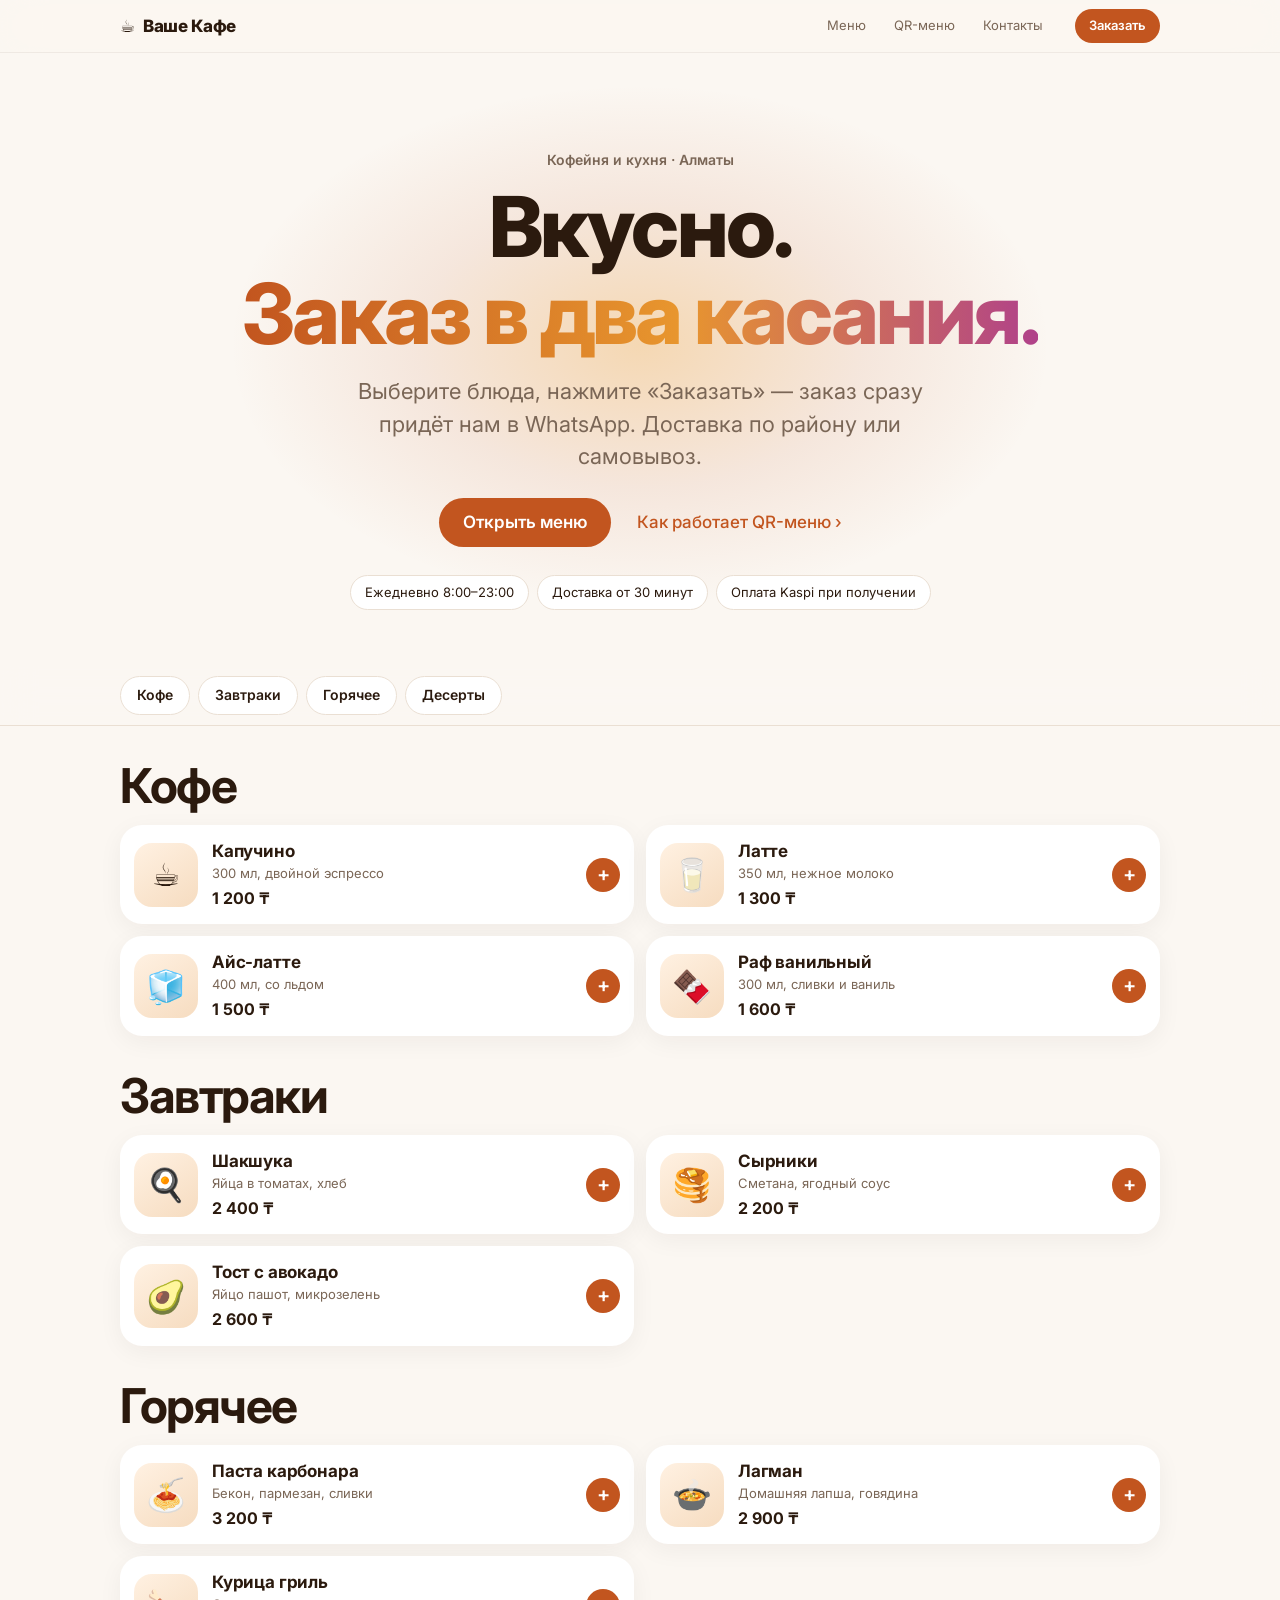
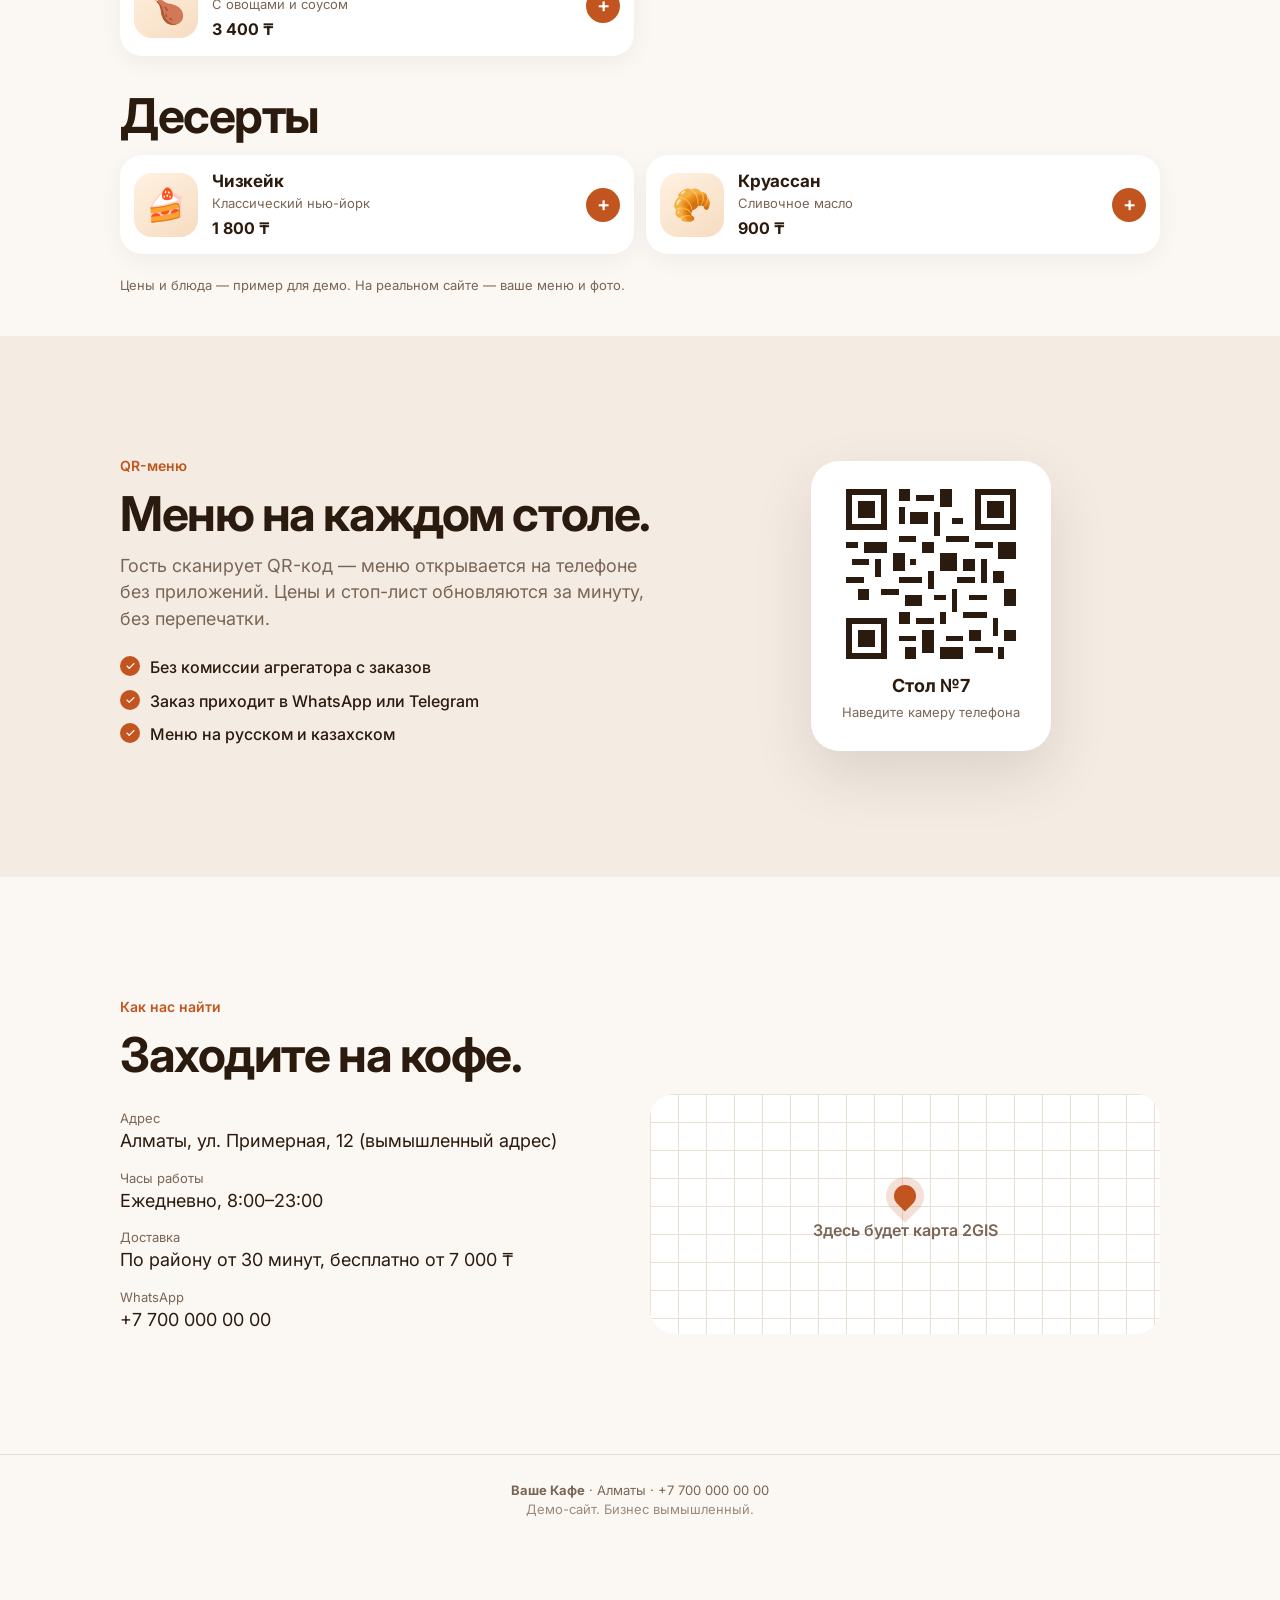
<file: demo-cafe/index.html>
<!doctype html>
<html lang="ru">
<head>
<meta charset="utf-8">
<meta name="viewport" content="width=device-width, initial-scale=1, viewport-fit=cover">
<title>Ваше Кафе — меню и заказ онлайн, Алматы</title>
<meta name="description" content="Кафе «Ваше Кафе» (демо) в Алматы: онлайн-меню, заказ с доставкой или самовывозом прямо в WhatsApp.">
<meta name="theme-color" content="#fbf7f2">
<link rel="preconnect" href="https://fonts.googleapis.com">
<link rel="preconnect" href="https://fonts.gstatic.com" crossorigin>
<link href="https://fonts.googleapis.com/css2?family=Inter:wght@400;500;600;700;800&display=swap" rel="stylesheet">
<link rel="stylesheet" href="style.css">
<script>document.documentElement.classList.add(window.self!==window.top?'framed':'js')</script>
</head>
<body>

<header class="nav">
  <div class="nav-in">
    <a class="logo" href="#top"><span class="cup">☕</span>Ваше Кафе</a>
    <nav><a href="#menu">Меню</a><a href="#qr">QR-меню</a><a href="#contacts">Контакты</a></nav>
    <a class="nav-cta" href="#menu">Заказать</a>
  </div>
</header>

<main id="top">
<section class="hero">
  <div class="warm" aria-hidden="true"></div>
  <p class="eyebrow r">Кофейня и кухня · Алматы</p>
  <h1 class="r">Вкусно.<br><span class="grad">Заказ в два касания.</span></h1>
  <p class="sub r">Выберите блюда, нажмите «Заказать» — заказ сразу придёт нам в WhatsApp. Доставка по району или самовывоз.</p>
  <div class="cta r">
    <a class="pill" href="#menu">Открыть меню</a>
    <a class="link" href="#qr">Как работает QR-меню ›</a>
  </div>
  <ul class="facts r"><li>Ежедневно 8:00–23:00</li><li>Доставка от 30 минут</li><li>Оплата Kaspi при получении</li></ul>
</section>

<section class="menu-sec" id="menu">
  <div class="tabs-wrap"><div class="tabs" id="tabs"></div></div>
  <div class="wrap" id="menuList"></div>
  <p class="wrap note">Цены и блюда — пример для демо. На реальном сайте — ваше меню и фото.</p>
</section>

<section class="section gray" id="qr">
  <div class="wrap qr-grid">
    <div>
      <p class="kicker r">QR-меню</p>
      <h2 class="r">Меню на каждом столе.</h2>
      <p class="lead r">Гость сканирует QR-код — меню открывается на телефоне без приложений. Цены и стоп-лист обновляются за минуту, без перепечатки.</p>
      <ul class="ticks r">
        <li>Без комиссии агрегатора с заказов</li>
        <li>Заказ приходит в WhatsApp или Telegram</li>
        <li>Меню на русском и казахском</li>
      </ul>
    </div>
    <div class="qr-card r" aria-hidden="true">
      <svg viewBox="0 0 29 29" class="qr" shape-rendering="crispEdges"><path fill="#2b1a0e" d="M0 0h7v7H0zM1 1v5h5V1zM2 2h3v3H2zM22 0h7v7h-7zM23 1v5h5V1zM24 2h3v3h-3zM0 22h7v7H0zM1 23v5h5v-5zM2 24h3v3H2zM9 0h2v2H9zM12 1h3v1h-3zM16 0h2v3h-2zM9 3h1v3H9zM11 4h3v2h-3zM15 4h1v4h-1zM18 5h2v1h-2zM9 8h3v1H9zM13 9h2v2h-2zM17 8h4v1h-4zM0 9h2v1H0zM3 9h4v2H3zM22 9h3v1h-3zM26 9h3v3h-3zM1 12h3v1H1zM5 12h1v3H5zM8 11h2v3H8zM11 12h1v1h-1zM16 11h3v3h-3zM20 12h2v2h-2zM23 12h1v4h-1zM0 15h3v1H0zM9 15h4v1H9zM14 14h1v3h-1zM19 15h3v1h-3zM25 14h2v2h-2zM2 17h2v2H2zM6 17h3v1H6zM10 18h3v2h-3zM15 18h2v1h-2zM18 17h1v4h-1zM21 18h3v1h-3zM27 17h2v3h-2zM9 21h2v2H9zM12 22h3v1h-3zM16 21h1v2h-1zM20 21h4v1h-4zM25 22h1v3h-1zM9 25h3v1H9zM13 24h2v4h-2zM17 25h3v1h-3zM21 24h2v2h-2zM27 24h2v2h-2zM10 27h2v2h-2zM16 27h4v2h-4zM22 27h3v1h-3zM26 27h1v2h-1z"/></svg>
      <b>Стол №7</b><span>Наведите камеру телефона</span>
    </div>
  </div>
</section>

<section class="section" id="contacts">
  <div class="wrap">
    <p class="kicker r">Как нас найти</p>
    <h2 class="r">Заходите на кофе.</h2>
    <div class="info">
      <div class="r">
        <dl>
          <dt>Адрес</dt><dd>Алматы, ул. Примерная, 12 (вымышленный адрес)</dd>
          <dt>Часы работы</dt><dd>Ежедневно, 8:00–23:00</dd>
          <dt>Доставка</dt><dd>По району от 30 минут, бесплатно от 7 000 ₸</dd>
          <dt>WhatsApp</dt><dd><a href="https://wa.me/77000000000">+7 700 000 00 00</a></dd>
        </dl>
      </div>
      <div class="map r" role="img" aria-label="Здесь будет карта 2GIS"><span class="pin"></span><span>Здесь будет карта 2GIS</span></div>
    </div>
  </div>
</section>
</main>

<footer class="foot">
  <div class="wrap"><b>Ваше Кафе</b> · Алматы · +7 700 000 00 00<br><span>Демо-сайт. Бизнес вымышленный.</span></div>
</footer>

<button class="cartbar" id="cartbar" type="button" hidden>
  <span class="cb-count" id="cbCount">0</span><span>Корзина</span><b id="cbSum">0 ₸</b>
</button>

<div class="sheet" id="sheet" hidden>
  <div class="sheet-bg" data-close></div>
  <div class="sheet-panel" role="dialog" aria-modal="true" aria-labelledby="sheetTitle">
    <div class="sheet-head"><h3 id="sheetTitle">Ваш заказ</h3><button type="button" class="x" data-close aria-label="Закрыть">×</button></div>
    <ul class="lines" id="lines"></ul>
    <div class="seg" role="radiogroup">
      <label><input type="radio" name="mode" value="Доставка" checked><span>Доставка</span></label>
      <label><input type="radio" name="mode" value="Самовывоз"><span>Самовывоз</span></label>
    </div>
    <input class="field" id="addr" placeholder="Адрес доставки" autocomplete="street-address">
    <input class="field" id="comment" placeholder="Комментарий (необязательно)">
    <div class="total"><span>Итого</span><b id="total">0 ₸</b></div>
    <a class="pill wa" id="send" href="#" target="_blank" rel="noopener">Отправить заказ в WhatsApp</a>
    <p class="hint">Заказ откроется в WhatsApp готовым сообщением — вам останется нажать «Отправить». Данные никуда не сохраняются.</p>
  </div>
</div>

<script>
var PHONE='77000000000';
var MENU=[
 {cat:'Кофе',items:[
  {id:'c1',e:'☕',n:'Капучино',d:'300 мл, двойной эспрессо',p:1200},
  {id:'c2',e:'🥛',n:'Латте',d:'350 мл, нежное молоко',p:1300},
  {id:'c3',e:'🧊',n:'Айс-латте',d:'400 мл, со льдом',p:1500},
  {id:'c4',e:'🍫',n:'Раф ванильный',d:'300 мл, сливки и ваниль',p:1600}]},
 {cat:'Завтраки',items:[
  {id:'b1',e:'🍳',n:'Шакшука',d:'Яйца в томатах, хлеб',p:2400},
  {id:'b2',e:'🥞',n:'Сырники',d:'Сметана, ягодный соус',p:2200},
  {id:'b3',e:'🥑',n:'Тост с авокадо',d:'Яйцо пашот, микрозелень',p:2600}]},
 {cat:'Горячее',items:[
  {id:'h1',e:'🍝',n:'Паста карбонара',d:'Бекон, пармезан, сливки',p:3200},
  {id:'h2',e:'🍲',n:'Лагман',d:'Домашняя лапша, говядина',p:2900},
  {id:'h3',e:'🍗',n:'Курица гриль',d:'С овощами и соусом',p:3400}]},
 {cat:'Десерты',items:[
  {id:'d1',e:'🍰',n:'Чизкейк',d:'Классический нью-йорк',p:1800},
  {id:'d2',e:'🥐',n:'Круассан',d:'Сливочное масло',p:900}]}
];
var cart={};
function fmt(n){return n.toLocaleString('ru-RU').replace(/ /g,' ')+' ₸'}
function find(id){for(var i=0;i<MENU.length;i++)for(var j=0;j<MENU[i].items.length;j++)if(MENU[i].items[j].id===id)return MENU[i].items[j]}
var tabs=document.getElementById('tabs'),list=document.getElementById('menuList');
MENU.forEach(function(g,gi){
 var t=document.createElement('a');t.href='#cat'+gi;t.textContent=g.cat;tabs.appendChild(t);
 var s=document.createElement('div');s.className='cat';s.id='cat'+gi;
 s.innerHTML='<h2>'+g.cat+'</h2><div class="items">'+g.items.map(function(it){
  return '<article class="item"><span class="em">'+it.e+'</span><div class="txt"><h3>'+it.n+'</h3><p>'+it.d+'</p><b>'+fmt(it.p)+'</b></div>'+
  '<div class="qty" data-id="'+it.id+'"><button type="button" class="minus" aria-label="Убрать">−</button><span class="q">0</span><button type="button" class="plus" aria-label="Добавить '+it.n+'">+</button></div></article>'}).join('')+'</div>';
 list.appendChild(s);});
function render(){
 var cnt=0,sum=0,lines='';
 Object.keys(cart).forEach(function(id){var it=find(id),q=cart[id];cnt+=q;sum+=q*it.p;lines+='<li><span>'+it.n+' × '+q+'</span><b>'+fmt(q*it.p)+'</b></li>'});
 document.querySelectorAll('.qty').forEach(function(el){var q=cart[el.dataset.id]||0;el.querySelector('.q').textContent=q;el.classList.toggle('on',q>0)});
 var bar=document.getElementById('cartbar');bar.hidden=cnt===0;
 document.getElementById('cbCount').textContent=cnt;document.getElementById('cbSum').textContent=fmt(sum);
 document.getElementById('lines').innerHTML=lines||'<li class="empty">Корзина пуста</li>';
 document.getElementById('total').textContent=fmt(sum);
 if(cnt===0)close();
 return sum;}
list.addEventListener('click',function(e){var b=e.target.closest('button');if(!b)return;var id=b.parentNode.dataset.id;
 if(b.classList.contains('plus'))cart[id]=(cart[id]||0)+1;else if(cart[id]){cart[id]--;if(!cart[id])delete cart[id]}render();});
var sheet=document.getElementById('sheet');
function open(){sheet.hidden=false;requestAnimationFrame(function(){sheet.classList.add('open')})}
function close(){sheet.classList.remove('open');setTimeout(function(){sheet.hidden=true},250)}
document.getElementById('cartbar').addEventListener('click',open);
sheet.addEventListener('click',function(e){if(e.target.hasAttribute('data-close'))close()});
document.querySelectorAll('input[name=mode]').forEach(function(r){r.addEventListener('change',function(){document.getElementById('addr').hidden=this.value!=='Доставка'})});
document.getElementById('send').addEventListener('click',function(){
 var mode=document.querySelector('input[name=mode]:checked').value,sum=0,txt='Здравствуйте! Хочу сделать заказ:\n';
 Object.keys(cart).forEach(function(id){var it=find(id);sum+=cart[id]*it.p;txt+='• '+it.n+' × '+cart[id]+' — '+fmt(cart[id]*it.p)+'\n'});
 txt+='Итого: '+fmt(sum)+'\n'+mode;var a=document.getElementById('addr').value.trim(),c=document.getElementById('comment').value.trim();
 if(mode==='Доставка'&&a)txt+=': '+a;if(c)txt+='\nКомментарий: '+c;
 this.href='https://wa.me/'+PHONE+'?text='+encodeURIComponent(txt);});
render();
(function(){var els=document.querySelectorAll('.r');if(!('IntersectionObserver' in window)){els.forEach(function(e){e.classList.add('in')});return}
var io=new IntersectionObserver(function(es){es.forEach(function(e){if(e.isIntersecting){e.target.classList.add('in');io.unobserve(e.target)}})},{rootMargin:'0px 0px -8% 0px'});
els.forEach(function(e){io.observe(e)});})();
</script>
</body>
</html>
</file>
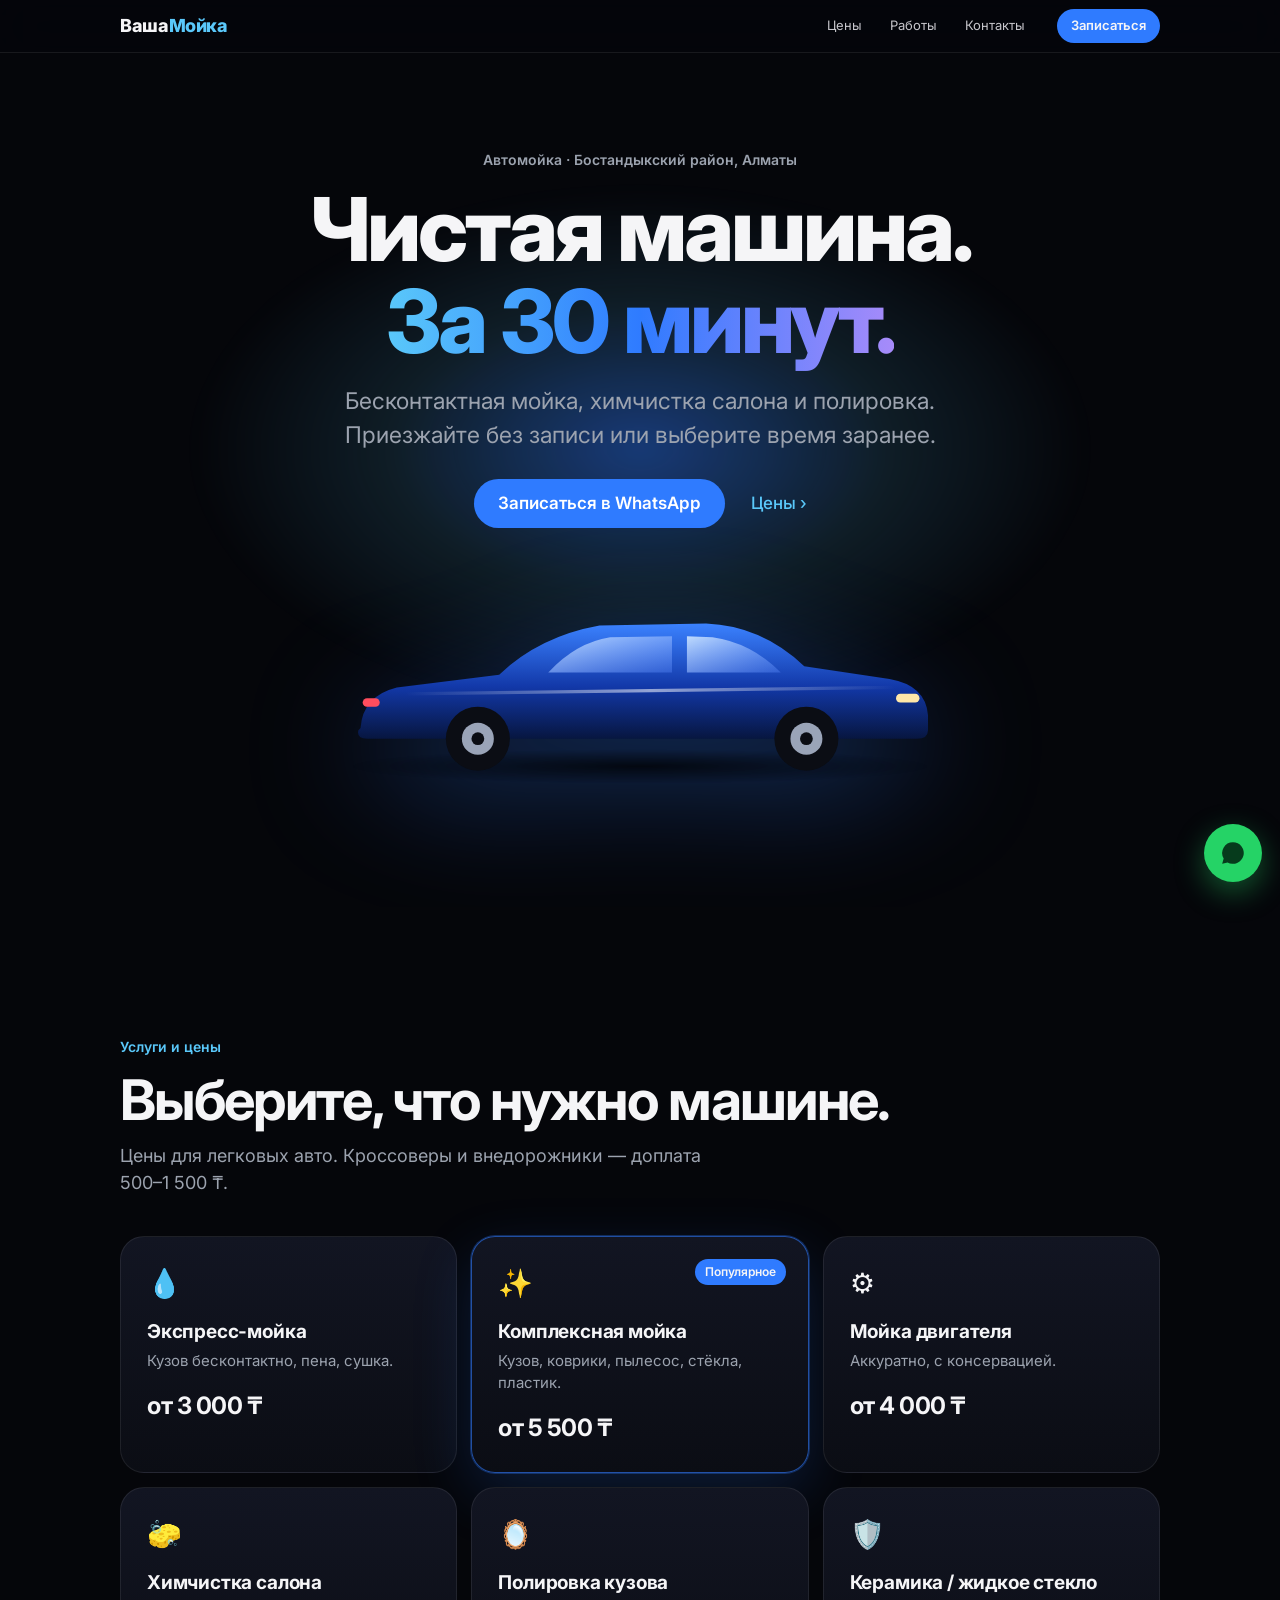
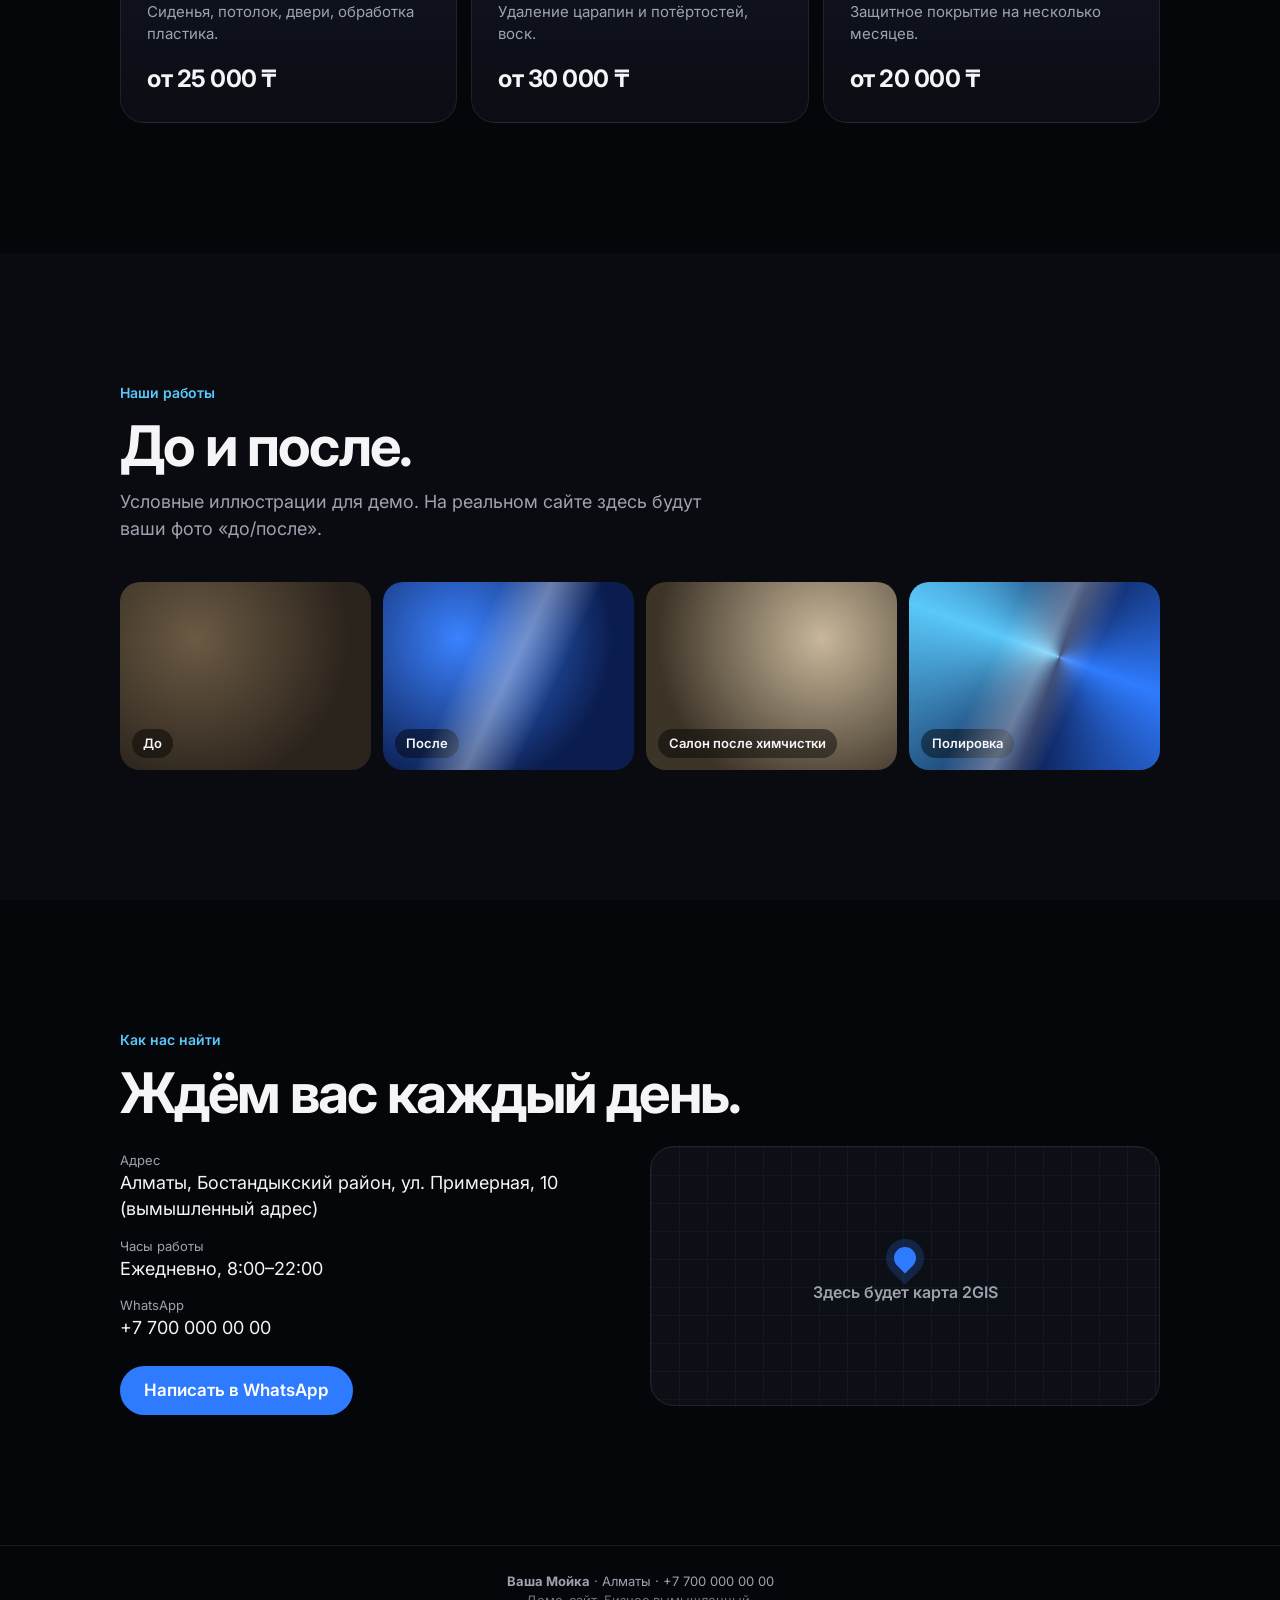
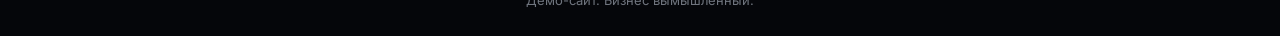
<file: demo-carwash/index.html>
<!doctype html>
<html lang="ru">
<head>
<meta charset="utf-8">
<meta name="viewport" content="width=device-width, initial-scale=1">
<title>Ваша Мойка — автомойка в Бостандыкском районе, Алматы</title>
<meta name="description" content="Автомойка «Ваша Мойка» (демо) в Алматы: мойка, химчистка салона, полировка, керамика. Цены и запись в WhatsApp.">
<meta name="theme-color" content="#05060a">
<link rel="preconnect" href="https://fonts.googleapis.com">
<link rel="preconnect" href="https://fonts.gstatic.com" crossorigin>
<link href="https://fonts.googleapis.com/css2?family=Inter:wght@400;500;600;700;800&display=swap" rel="stylesheet">
<link rel="stylesheet" href="style.css">
<script>document.documentElement.classList.add(window.self!==window.top?'framed':'js')</script>
</head>
<body>

<header class="nav">
  <div class="nav-in">
    <a class="logo" href="#top">Ваша<span>Мойка</span></a>
    <nav><a href="#services">Цены</a><a href="#works">Работы</a><a href="#contacts">Контакты</a></nav>
    <a class="nav-cta" href="https://wa.me/77000000000?text=%D0%97%D0%B4%D1%80%D0%B0%D0%B2%D1%81%D1%82%D0%B2%D1%83%D0%B9%D1%82%D0%B5%2C%20%D1%85%D0%BE%D1%87%D1%83%20%D0%B7%D0%B0%D0%BF%D0%B8%D1%81%D0%B0%D1%82%D1%8C%D1%81%D1%8F%20%D0%BD%D0%B0%20%D0%BC%D0%BE%D0%B9%D0%BA%D1%83">Записаться</a>
  </div>
</header>

<main id="top">
<section class="hero">
  <div class="glow" aria-hidden="true"></div>
  <p class="eyebrow r">Автомойка · Бостандыкский район, Алматы</p>
  <h1 class="r">Чистая машина.<br><span class="grad">За 30 минут.</span></h1>
  <p class="sub r">Бесконтактная мойка, химчистка салона и полировка. Приезжайте без записи или выберите время заранее.</p>
  <div class="cta r">
    <a class="pill" href="https://wa.me/77000000000?text=%D0%97%D0%B4%D1%80%D0%B0%D0%B2%D1%81%D1%82%D0%B2%D1%83%D0%B9%D1%82%D0%B5%2C%20%D1%85%D0%BE%D1%87%D1%83%20%D0%B7%D0%B0%D0%BF%D0%B8%D1%81%D0%B0%D1%82%D1%8C%D1%81%D1%8F%20%D0%BD%D0%B0%20%D0%BC%D0%BE%D0%B9%D0%BA%D1%83">Записаться в WhatsApp</a>
    <a class="link" href="#services">Цены ›</a>
  </div>
  <svg class="car r" viewBox="0 0 600 210" aria-hidden="true">
    <defs>
      <linearGradient id="body" x1="0" y1="0" x2="0" y2="1"><stop offset="0" stop-color="#3b82ff"/><stop offset=".55" stop-color="#1238a8"/><stop offset="1" stop-color="#071640"/></linearGradient>
      <linearGradient id="glass" x1="0" y1="0" x2="1" y2="1"><stop offset="0" stop-color="#cfe6ff" stop-opacity=".9"/><stop offset="1" stop-color="#5b8cff" stop-opacity=".35"/></linearGradient>
      <linearGradient id="shine" x1="0" y1="0" x2="1" y2="0"><stop offset="0" stop-color="#fff" stop-opacity="0"/><stop offset=".5" stop-color="#fff" stop-opacity=".55"/><stop offset="1" stop-color="#fff" stop-opacity="0"/></linearGradient>
      <radialGradient id="shadow"><stop offset="0" stop-color="#000" stop-opacity=".7"/><stop offset="1" stop-color="#000" stop-opacity="0"/></radialGradient>
    </defs>
    <ellipse cx="300" cy="186" rx="270" ry="16" fill="url(#shadow)"/>
    <path d="M38 150 Q40 120 72 112 L168 100 Q206 64 262 54 L362 52 Q414 54 454 92 L534 104 Q568 110 570 138 L570 152 Q570 160 560 160 L44 160 Q34 160 36 152 Z" fill="url(#body)"/>
    <path d="M214 98 Q240 70 272 65 L330 64 L330 98 Z" fill="url(#glass)"/>
    <path d="M344 64 L368 65 Q404 70 432 98 L344 98 Z" fill="url(#glass)"/>
    <path d="M80 118 L540 112" stroke="url(#shine)" stroke-width="3" stroke-linecap="round"/>
    <rect x="540" y="118" width="22" height="8" rx="4" fill="#ffe7a8"/>
    <rect x="40" y="122" width="16" height="8" rx="4" fill="#ff4d5e"/>
    <g><circle cx="148" cy="160" r="30" fill="#0b0d14"/><circle cx="148" cy="160" r="15" fill="#9aa4b8"/><circle cx="148" cy="160" r="6" fill="#0b0d14"/></g>
    <g><circle cx="456" cy="160" r="30" fill="#0b0d14"/><circle cx="456" cy="160" r="15" fill="#9aa4b8"/><circle cx="456" cy="160" r="6" fill="#0b0d14"/></g>
  </svg>
  <ul class="facts r"><li>Ежедневно 8:00–22:00</li><li>Оплата картой и Kaspi</li><li>Кофе в зоне ожидания</li></ul>
</section>

<section class="section" id="services">
  <div class="wrap">
    <p class="kicker r">Услуги и цены</p>
    <h2 class="r">Выберите, что нужно машине.</h2>
    <p class="lead r">Цены для легковых авто. Кроссоверы и внедорожники — доплата 500–1 500 ₸.</p>
    <div class="grid">
      <article class="card r"><span class="ico">💧</span><h3>Экспресс-мойка</h3><p>Кузов бесконтактно, пена, сушка.</p><b>от 3 000 ₸</b></article>
      <article class="card hot r"><span class="badge">Популярное</span><span class="ico">✨</span><h3>Комплексная мойка</h3><p>Кузов, коврики, пылесос, стёкла, пластик.</p><b>от 5 500 ₸</b></article>
      <article class="card r"><span class="ico">⚙️</span><h3>Мойка двигателя</h3><p>Аккуратно, с консервацией.</p><b>от 4 000 ₸</b></article>
      <article class="card r"><span class="ico">🧽</span><h3>Химчистка салона</h3><p>Сиденья, потолок, двери, обработка пластика.</p><b>от 25 000 ₸</b></article>
      <article class="card r"><span class="ico">🪞</span><h3>Полировка кузова</h3><p>Удаление царапин и потёртостей, воск.</p><b>от 30 000 ₸</b></article>
      <article class="card r"><span class="ico">🛡️</span><h3>Керамика / жидкое стекло</h3><p>Защитное покрытие на несколько месяцев.</p><b>от 20 000 ₸</b></article>
    </div>
  </div>
</section>

<section class="section works" id="works">
  <div class="wrap">
    <p class="kicker r">Наши работы</p>
    <h2 class="r">До и после.</h2>
    <p class="lead r">Условные иллюстрации для демо. На реальном сайте здесь будут ваши фото «до/после».</p>
    <div class="gallery">
      <figure class="tile t1 r"><figcaption>До</figcaption></figure>
      <figure class="tile t2 r"><figcaption>После</figcaption></figure>
      <figure class="tile t3 r"><figcaption>Салон после химчистки</figcaption></figure>
      <figure class="tile t4 r"><figcaption>Полировка</figcaption></figure>
    </div>
  </div>
</section>

<section class="section" id="contacts">
  <div class="wrap">
    <p class="kicker r">Как нас найти</p>
    <h2 class="r">Ждём вас каждый день.</h2>
    <div class="info">
      <div class="r">
        <dl>
          <dt>Адрес</dt><dd>Алматы, Бостандыкский район, ул. Примерная, 10 (вымышленный адрес)</dd>
          <dt>Часы работы</dt><dd>Ежедневно, 8:00–22:00</dd>
          <dt>WhatsApp</dt><dd><a href="https://wa.me/77000000000">+7 700 000 00 00</a></dd>
        </dl>
        <a class="pill" href="https://wa.me/77000000000">Написать в WhatsApp</a>
      </div>
      <div class="map r" role="img" aria-label="Здесь будет карта 2GIS"><span class="pin"></span><span>Здесь будет карта 2GIS</span></div>
    </div>
  </div>
</section>
</main>

<a class="fab" href="https://wa.me/77000000000" aria-label="Записаться в WhatsApp">
  <svg width="26" height="26" viewBox="0 0 24 24" aria-hidden="true"><path fill="currentColor" d="M12 2a10 10 0 0 0-8.6 15.1L2 22l5-1.3A10 10 0 1 0 12 2zm4.5 12.1c-.2-.1-1.5-.7-1.7-.8-.2-.1-.4-.1-.6.1l-.8 1c-.1.2-.3.2-.5.1a6.7 6.7 0 0 1-3.3-2.9c-.3-.4.2-.4.7-1.3.1-.2 0-.3 0-.4l-.8-1.8c-.2-.5-.4-.4-.6-.4h-.5a1 1 0 0 0-.7.3 3 3 0 0 0-.9 2.2c0 1.3.9 2.5 1 2.7.1.2 1.8 2.8 4.5 3.9 1.7.7 2.3.8 3.1.6.5-.1 1.5-.6 1.7-1.2.2-.6.2-1.1.2-1.2-.1-.1-.3-.2-.5-.3z"/></svg>
</a>

<footer class="foot">
  <div class="wrap"><b>Ваша Мойка</b> · Алматы · +7 700 000 00 00<br><span>Демо-сайт. Бизнес вымышленный.</span></div>
</footer>

<script>
(function(){var els=document.querySelectorAll('.r');if(!('IntersectionObserver' in window)){els.forEach(function(e){e.classList.add('in')});return}
var io=new IntersectionObserver(function(es){es.forEach(function(e){if(e.isIntersecting){e.target.classList.add('in');io.unobserve(e.target)}})},{rootMargin:'0px 0px -8% 0px'});
els.forEach(function(e){io.observe(e)});})();
</script>
</body>
</html>
</file>
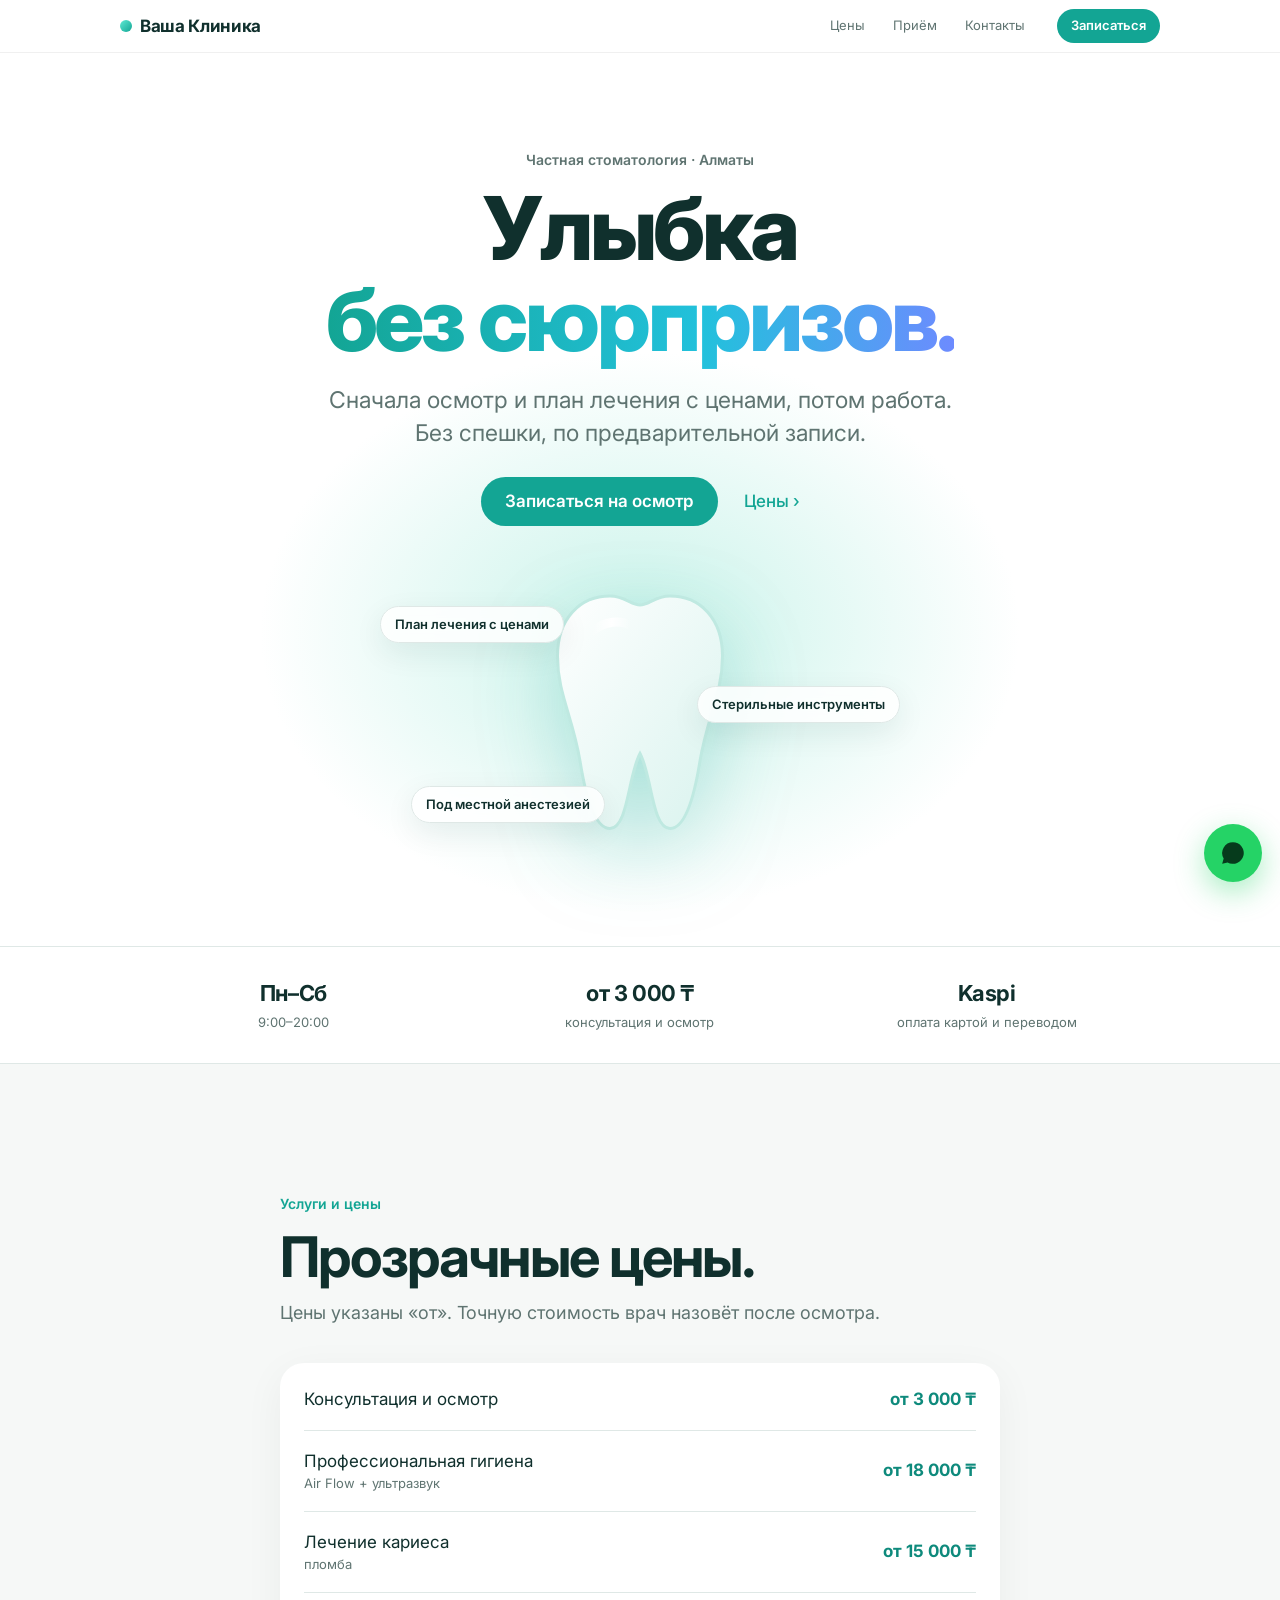
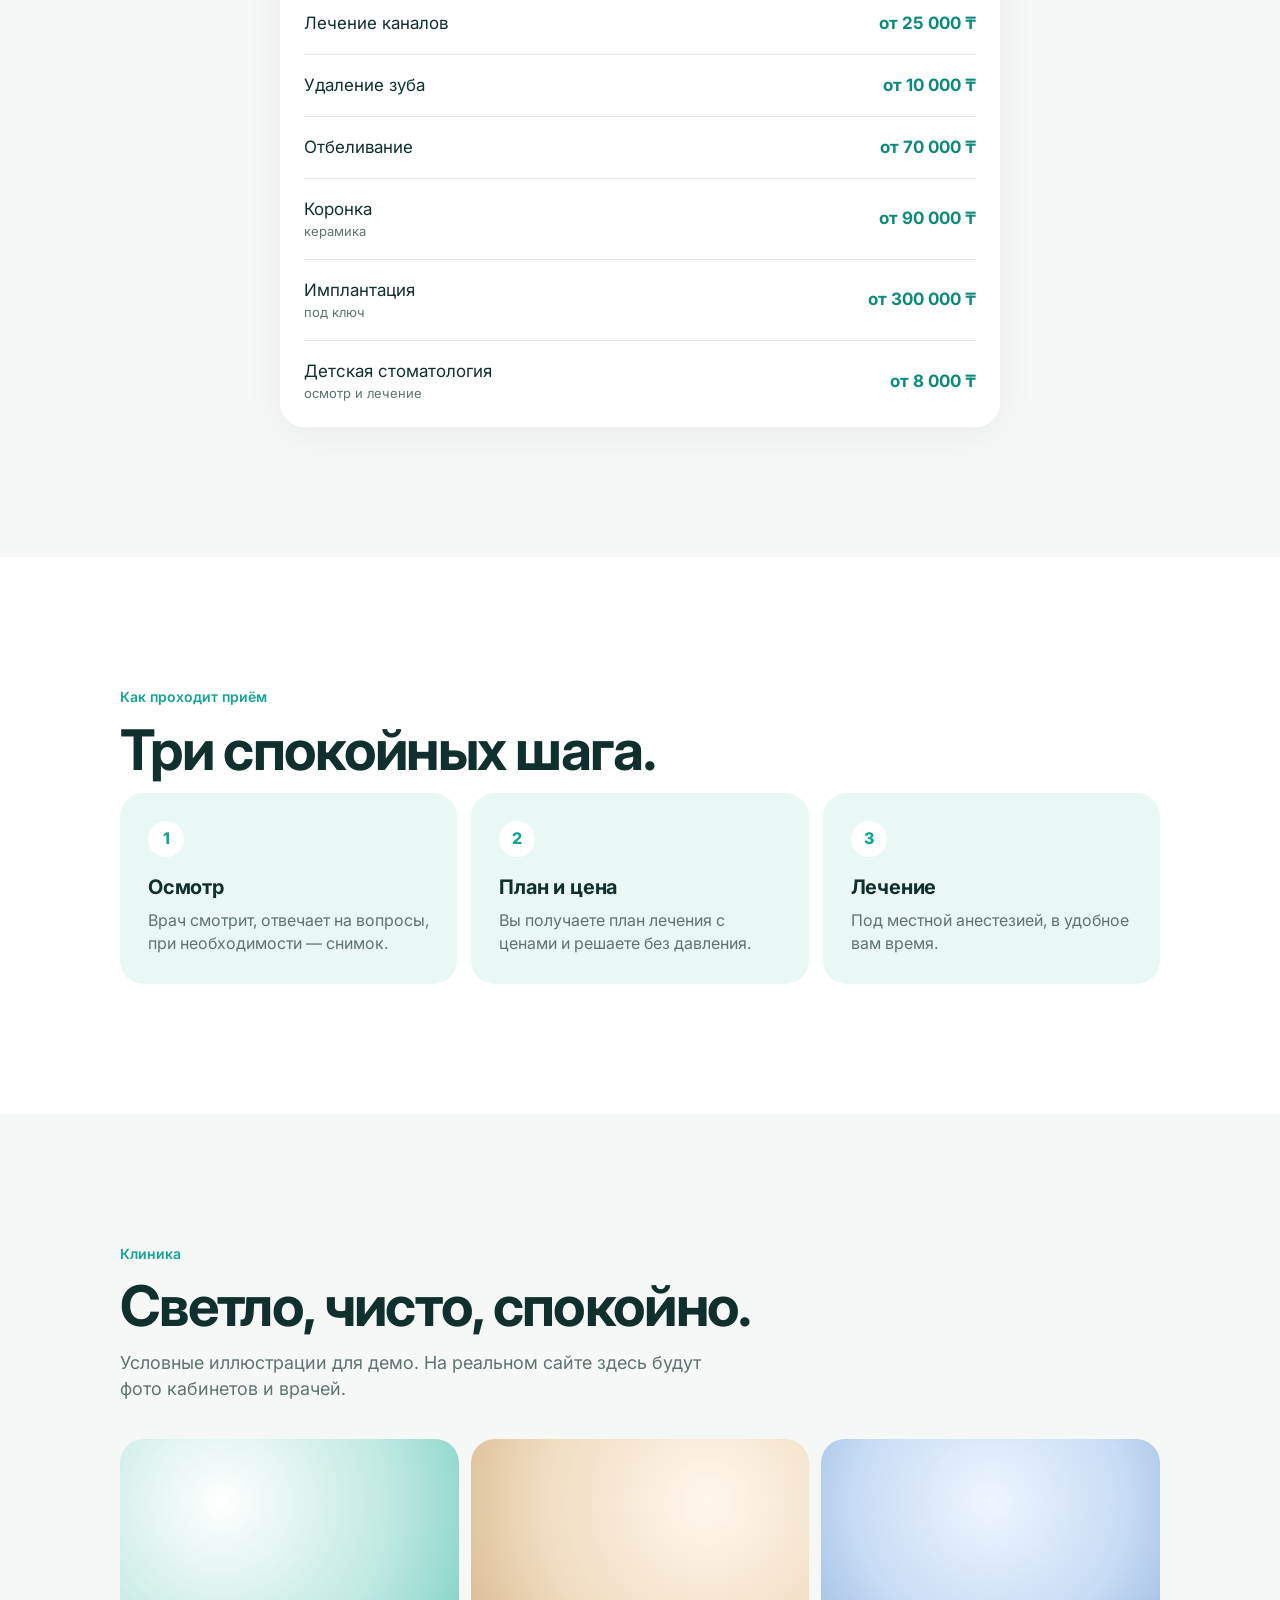
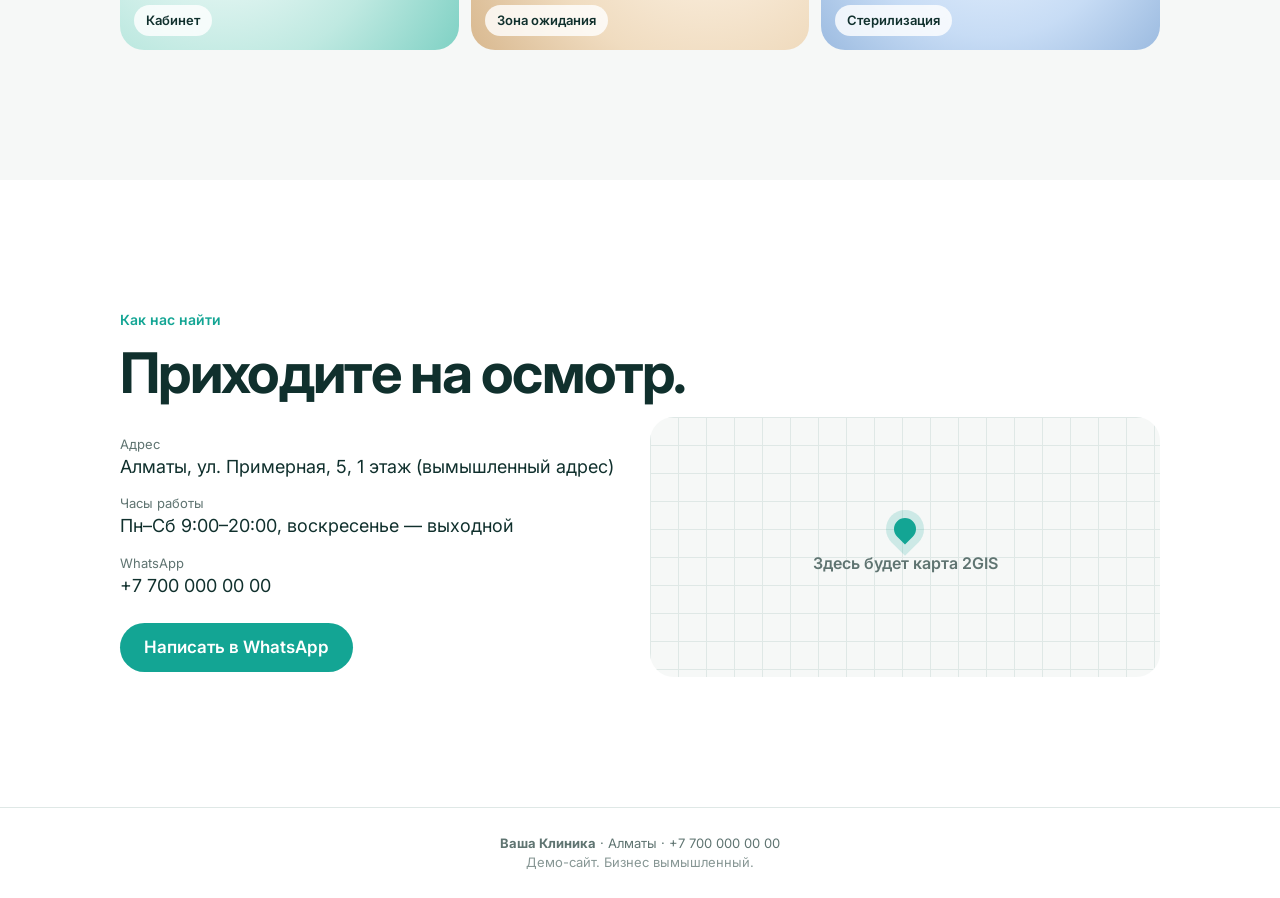
<file: demo-dental/index.html>
<!doctype html>
<html lang="ru">
<head>
<meta charset="utf-8">
<meta name="viewport" content="width=device-width, initial-scale=1">
<title>Ваша Клиника — частная стоматология в Алматы</title>
<meta name="description" content="Стоматология «Ваша Клиника» (демо) в Алматы: осмотр, гигиена, лечение, имплантация. Цены «от» и запись в WhatsApp.">
<meta name="theme-color" content="#ffffff">
<link rel="preconnect" href="https://fonts.googleapis.com">
<link rel="preconnect" href="https://fonts.gstatic.com" crossorigin>
<link href="https://fonts.googleapis.com/css2?family=Inter:wght@400;500;600;700;800&display=swap" rel="stylesheet">
<link rel="stylesheet" href="style.css">
<script>document.documentElement.classList.add(window.self!==window.top?'framed':'js')</script>
</head>
<body>

<header class="nav">
  <div class="nav-in">
    <a class="logo" href="#top"><span class="dot"></span>Ваша Клиника</a>
    <nav><a href="#services">Цены</a><a href="#visit">Приём</a><a href="#contacts">Контакты</a></nav>
    <a class="nav-cta" href="https://wa.me/77000000000?text=%D0%97%D0%B4%D1%80%D0%B0%D0%B2%D1%81%D1%82%D0%B2%D1%83%D0%B9%D1%82%D0%B5%2C%20%D1%85%D0%BE%D1%87%D1%83%20%D0%B7%D0%B0%D0%BF%D0%B8%D1%81%D0%B0%D1%82%D1%8C%D1%81%D1%8F%20%D0%BD%D0%B0%20%D0%BF%D1%80%D0%B8%D1%91%D0%BC">Записаться</a>
  </div>
</header>

<main id="top">
<section class="hero">
  <div class="blob" aria-hidden="true"></div>
  <p class="eyebrow r">Частная стоматология · Алматы</p>
  <h1 class="r">Улыбка<br><span class="grad">без сюрпризов.</span></h1>
  <p class="sub r">Сначала осмотр и план лечения с ценами, потом работа. Без спешки, по предварительной записи.</p>
  <div class="cta r">
    <a class="pill" href="https://wa.me/77000000000?text=%D0%97%D0%B4%D1%80%D0%B0%D0%B2%D1%81%D1%82%D0%B2%D1%83%D0%B9%D1%82%D0%B5%2C%20%D1%85%D0%BE%D1%87%D1%83%20%D0%B7%D0%B0%D0%BF%D0%B8%D1%81%D0%B0%D1%82%D1%8C%D1%81%D1%8F%20%D0%BD%D0%B0%20%D0%BF%D1%80%D0%B8%D1%91%D0%BC">Записаться на осмотр</a>
    <a class="link" href="#services">Цены ›</a>
  </div>
  <div class="tooth-wrap r">
    <svg class="tooth" viewBox="0 0 160 200" aria-hidden="true">
      <defs>
        <linearGradient id="tg" x1="0" y1="0" x2="1" y2="1"><stop offset="0" stop-color="#ffffff"/><stop offset="1" stop-color="#d9f3ee"/></linearGradient>
        <linearGradient id="ts" x1="0" y1="0" x2="1" y2="0"><stop offset="0" stop-color="#fff" stop-opacity="0"/><stop offset=".5" stop-color="#fff"/><stop offset="1" stop-color="#fff" stop-opacity="0"/></linearGradient>
      </defs>
      <path d="M60 20C40 20 25 35 25 60c0 25 10 40 15 70 4 25 10 45 20 45 12 0 12-35 20-50 8 15 8 50 20 50 10 0 16-20 20-45 5-30 15-45 15-70 0-25-15-40-35-40-10 0-14 6-20 6s-10-6-20-6z" fill="url(#tg)" stroke="#bfe9e1" stroke-width="2"/>
      <path d="M48 44c8-8 20-8 26-4" stroke="url(#ts)" stroke-width="6" stroke-linecap="round" fill="none"/>
    </svg>
    <span class="float f1">План лечения с ценами</span>
    <span class="float f2">Стерильные инструменты</span>
    <span class="float f3">Под местной анестезией</span>
  </div>
</section>

<section class="trust">
  <div class="wrap trust-grid">
    <div class="r"><b>Пн–Сб</b><span>9:00–20:00</span></div>
    <div class="r"><b>от 3 000 ₸</b><span>консультация и осмотр</span></div>
    <div class="r"><b>Kaspi</b><span>оплата картой и переводом</span></div>
  </div>
</section>

<section class="section gray" id="services">
  <div class="wrap narrow">
    <p class="kicker r">Услуги и цены</p>
    <h2 class="r">Прозрачные цены.</h2>
    <p class="lead r">Цены указаны «от». Точную стоимость врач назовёт после осмотра.</p>
    <ul class="prices r">
      <li><span>Консультация и осмотр</span><b>от 3 000 ₸</b></li>
      <li><span>Профессиональная гигиена<small>Air Flow + ультразвук</small></span><b>от 18 000 ₸</b></li>
      <li><span>Лечение кариеса<small>пломба</small></span><b>от 15 000 ₸</b></li>
      <li><span>Лечение каналов</span><b>от 25 000 ₸</b></li>
      <li><span>Удаление зуба</span><b>от 10 000 ₸</b></li>
      <li><span>Отбеливание</span><b>от 70 000 ₸</b></li>
      <li><span>Коронка<small>керамика</small></span><b>от 90 000 ₸</b></li>
      <li><span>Имплантация<small>под ключ</small></span><b>от 300 000 ₸</b></li>
      <li><span>Детская стоматология<small>осмотр и лечение</small></span><b>от 8 000 ₸</b></li>
    </ul>
  </div>
</section>

<section class="section" id="visit">
  <div class="wrap">
    <p class="kicker r">Как проходит приём</p>
    <h2 class="r">Три спокойных шага.</h2>
    <div class="steps">
      <div class="step r"><span class="n">1</span><h3>Осмотр</h3><p>Врач смотрит, отвечает на вопросы, при необходимости — снимок.</p></div>
      <div class="step r"><span class="n">2</span><h3>План и цена</h3><p>Вы получаете план лечения с ценами и решаете без давления.</p></div>
      <div class="step r"><span class="n">3</span><h3>Лечение</h3><p>Под местной анестезией, в удобное вам время.</p></div>
    </div>
  </div>
</section>

<section class="section gray">
  <div class="wrap">
    <p class="kicker r">Клиника</p>
    <h2 class="r">Светло, чисто, спокойно.</h2>
    <p class="lead r">Условные иллюстрации для демо. На реальном сайте здесь будут фото кабинетов и врачей.</p>
    <div class="gallery">
      <figure class="tile c1 r"><figcaption>Кабинет</figcaption></figure>
      <figure class="tile c2 r"><figcaption>Зона ожидания</figcaption></figure>
      <figure class="tile c3 r"><figcaption>Стерилизация</figcaption></figure>
    </div>
  </div>
</section>

<section class="section" id="contacts">
  <div class="wrap">
    <p class="kicker r">Как нас найти</p>
    <h2 class="r">Приходите на осмотр.</h2>
    <div class="info">
      <div class="r">
        <dl>
          <dt>Адрес</dt><dd>Алматы, ул. Примерная, 5, 1 этаж (вымышленный адрес)</dd>
          <dt>Часы работы</dt><dd>Пн–Сб 9:00–20:00, воскресенье — выходной</dd>
          <dt>WhatsApp</dt><dd><a href="https://wa.me/77000000000">+7 700 000 00 00</a></dd>
        </dl>
        <a class="pill" href="https://wa.me/77000000000">Написать в WhatsApp</a>
      </div>
      <div class="map r" role="img" aria-label="Здесь будет карта 2GIS"><span class="pin"></span><span>Здесь будет карта 2GIS</span></div>
    </div>
  </div>
</section>
</main>

<a class="fab" href="https://wa.me/77000000000" aria-label="Записаться в WhatsApp">
  <svg width="26" height="26" viewBox="0 0 24 24" aria-hidden="true"><path fill="currentColor" d="M12 2a10 10 0 0 0-8.6 15.1L2 22l5-1.3A10 10 0 1 0 12 2zm4.5 12.1c-.2-.1-1.5-.7-1.7-.8-.2-.1-.4-.1-.6.1l-.8 1c-.1.2-.3.2-.5.1a6.7 6.7 0 0 1-3.3-2.9c-.3-.4.2-.4.7-1.3.1-.2 0-.3 0-.4l-.8-1.8c-.2-.5-.4-.4-.6-.4h-.5a1 1 0 0 0-.7.3 3 3 0 0 0-.9 2.2c0 1.3.9 2.5 1 2.7.1.2 1.8 2.8 4.5 3.9 1.7.7 2.3.8 3.1.6.5-.1 1.5-.6 1.7-1.2.2-.6.2-1.1.2-1.2-.1-.1-.3-.2-.5-.3z"/></svg>
</a>

<footer class="foot">
  <div class="wrap"><b>Ваша Клиника</b> · Алматы · +7 700 000 00 00<br><span>Демо-сайт. Бизнес вымышленный.</span></div>
</footer>

<script>
(function(){var els=document.querySelectorAll('.r');if(!('IntersectionObserver' in window)){els.forEach(function(e){e.classList.add('in')});return}
var io=new IntersectionObserver(function(es){es.forEach(function(e){if(e.isIntersecting){e.target.classList.add('in');io.unobserve(e.target)}})},{rootMargin:'0px 0px -8% 0px'});
els.forEach(function(e){io.observe(e)});})();
</script>
</body>
</html>
</file>
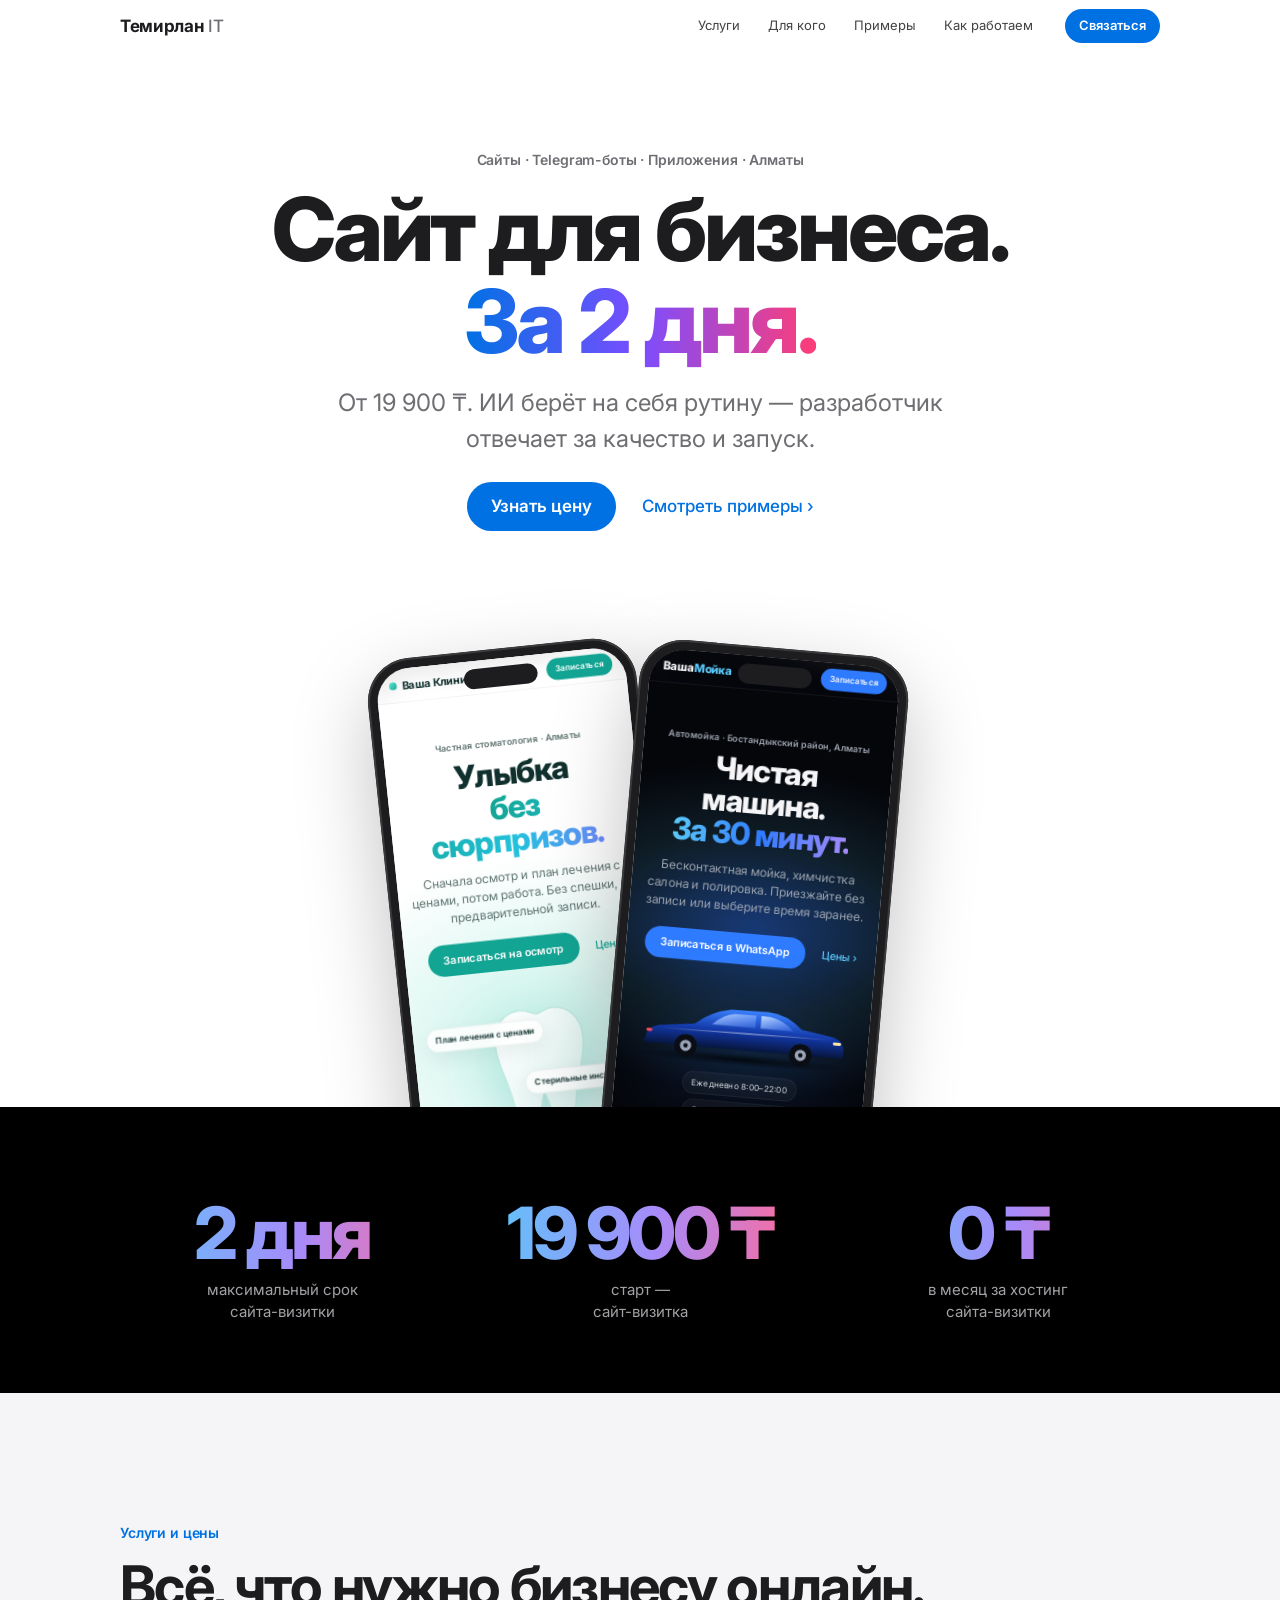
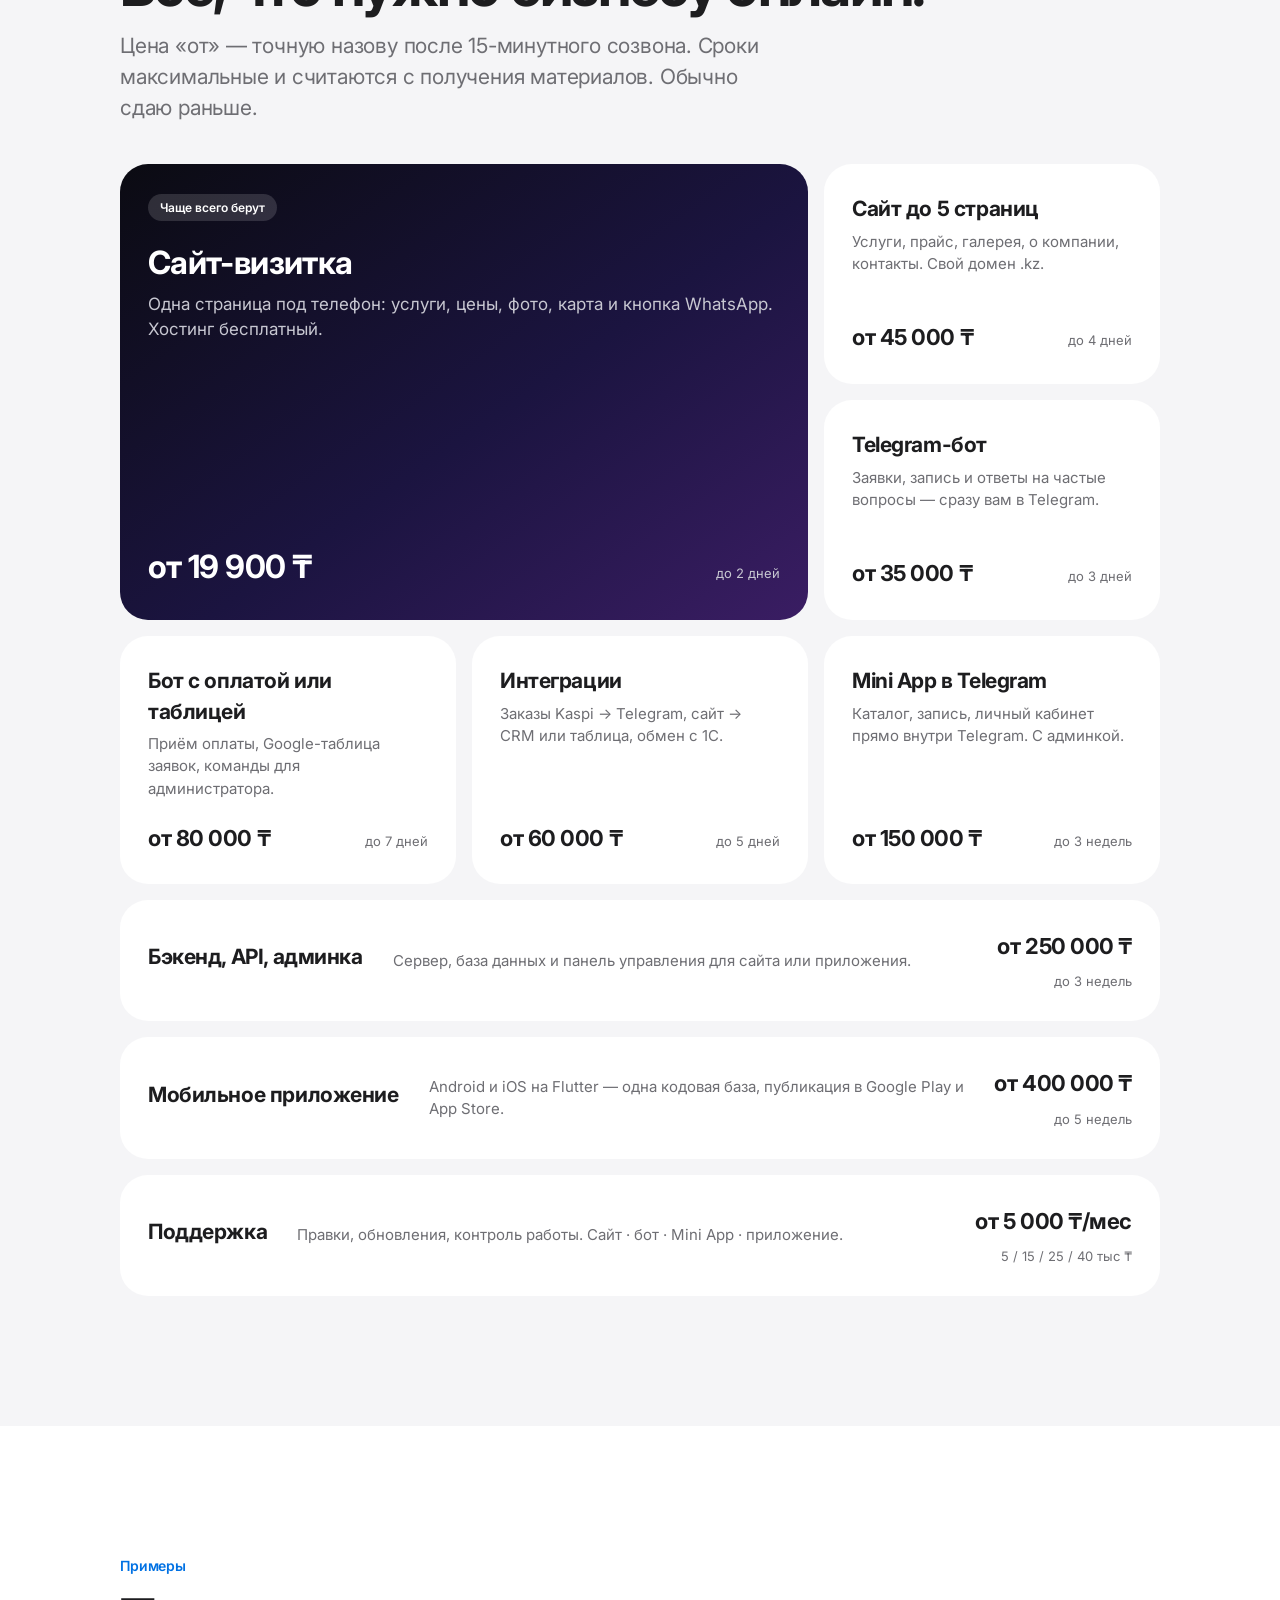
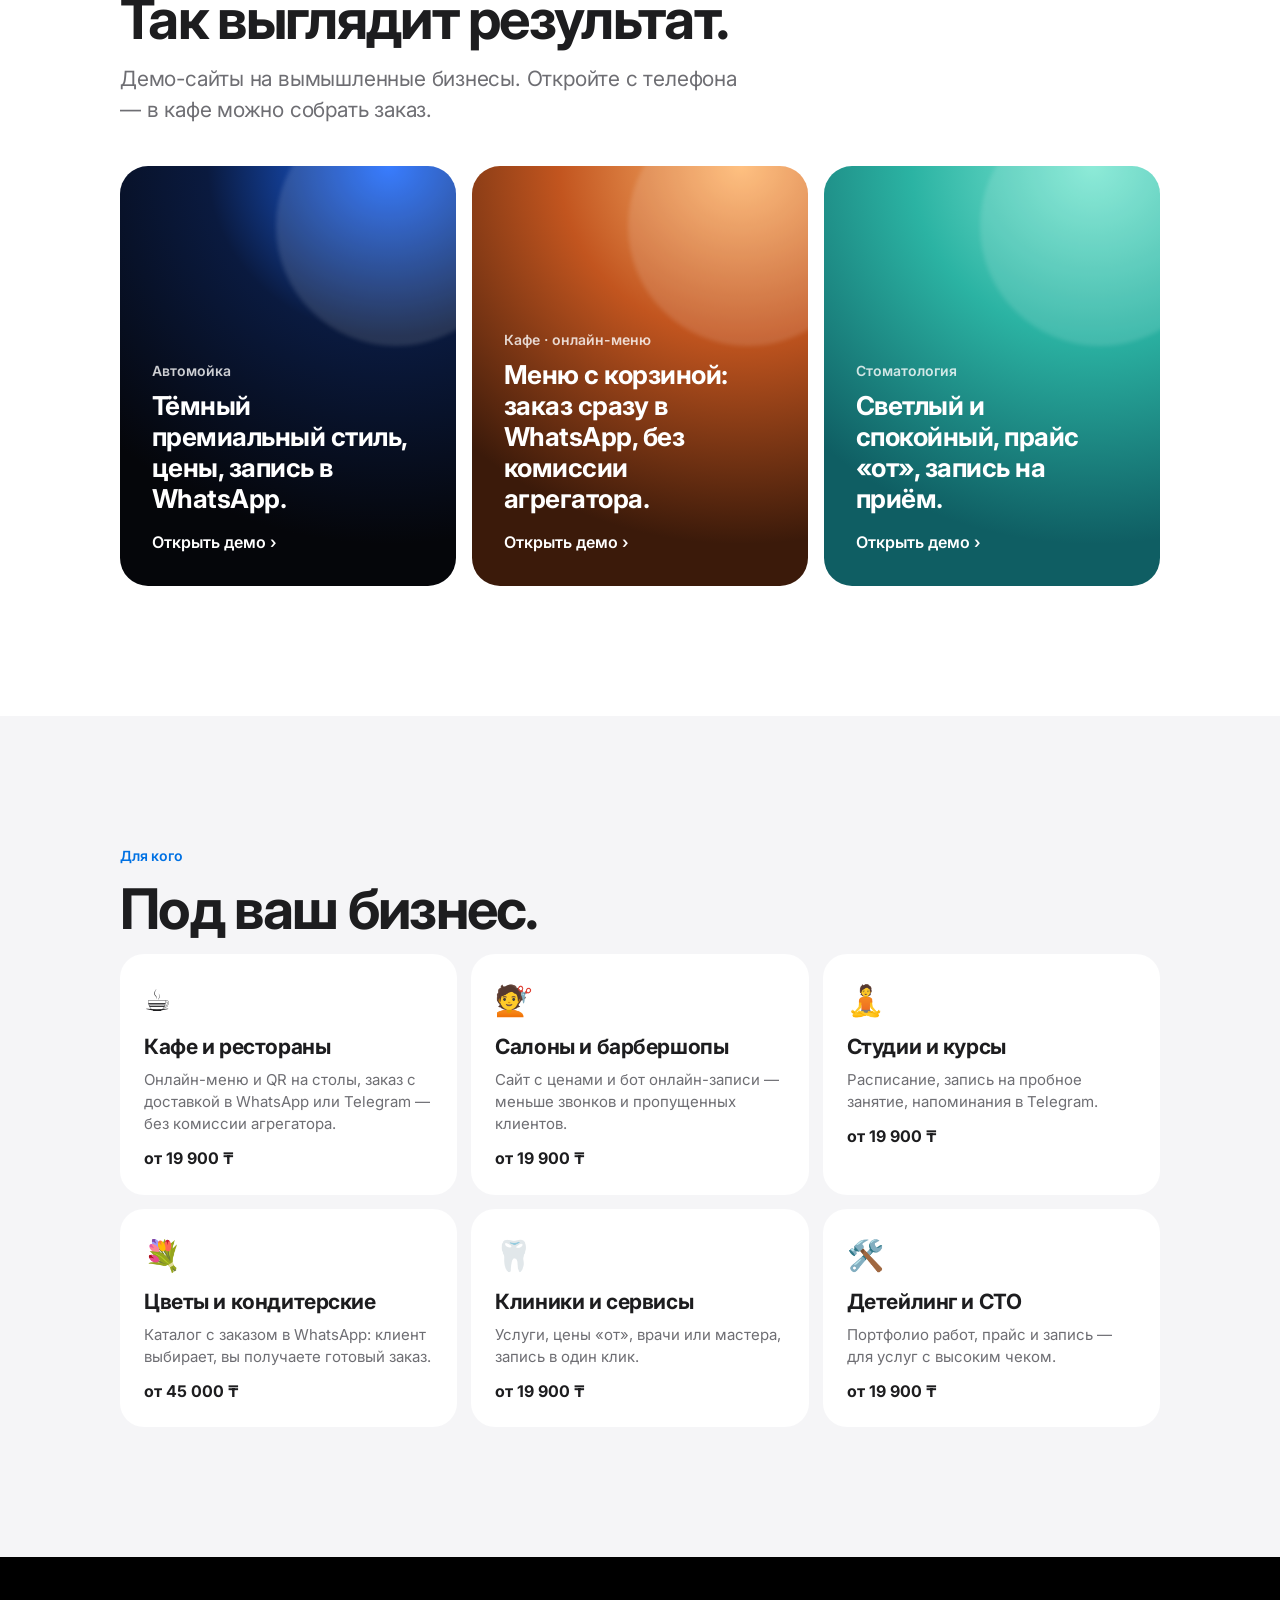
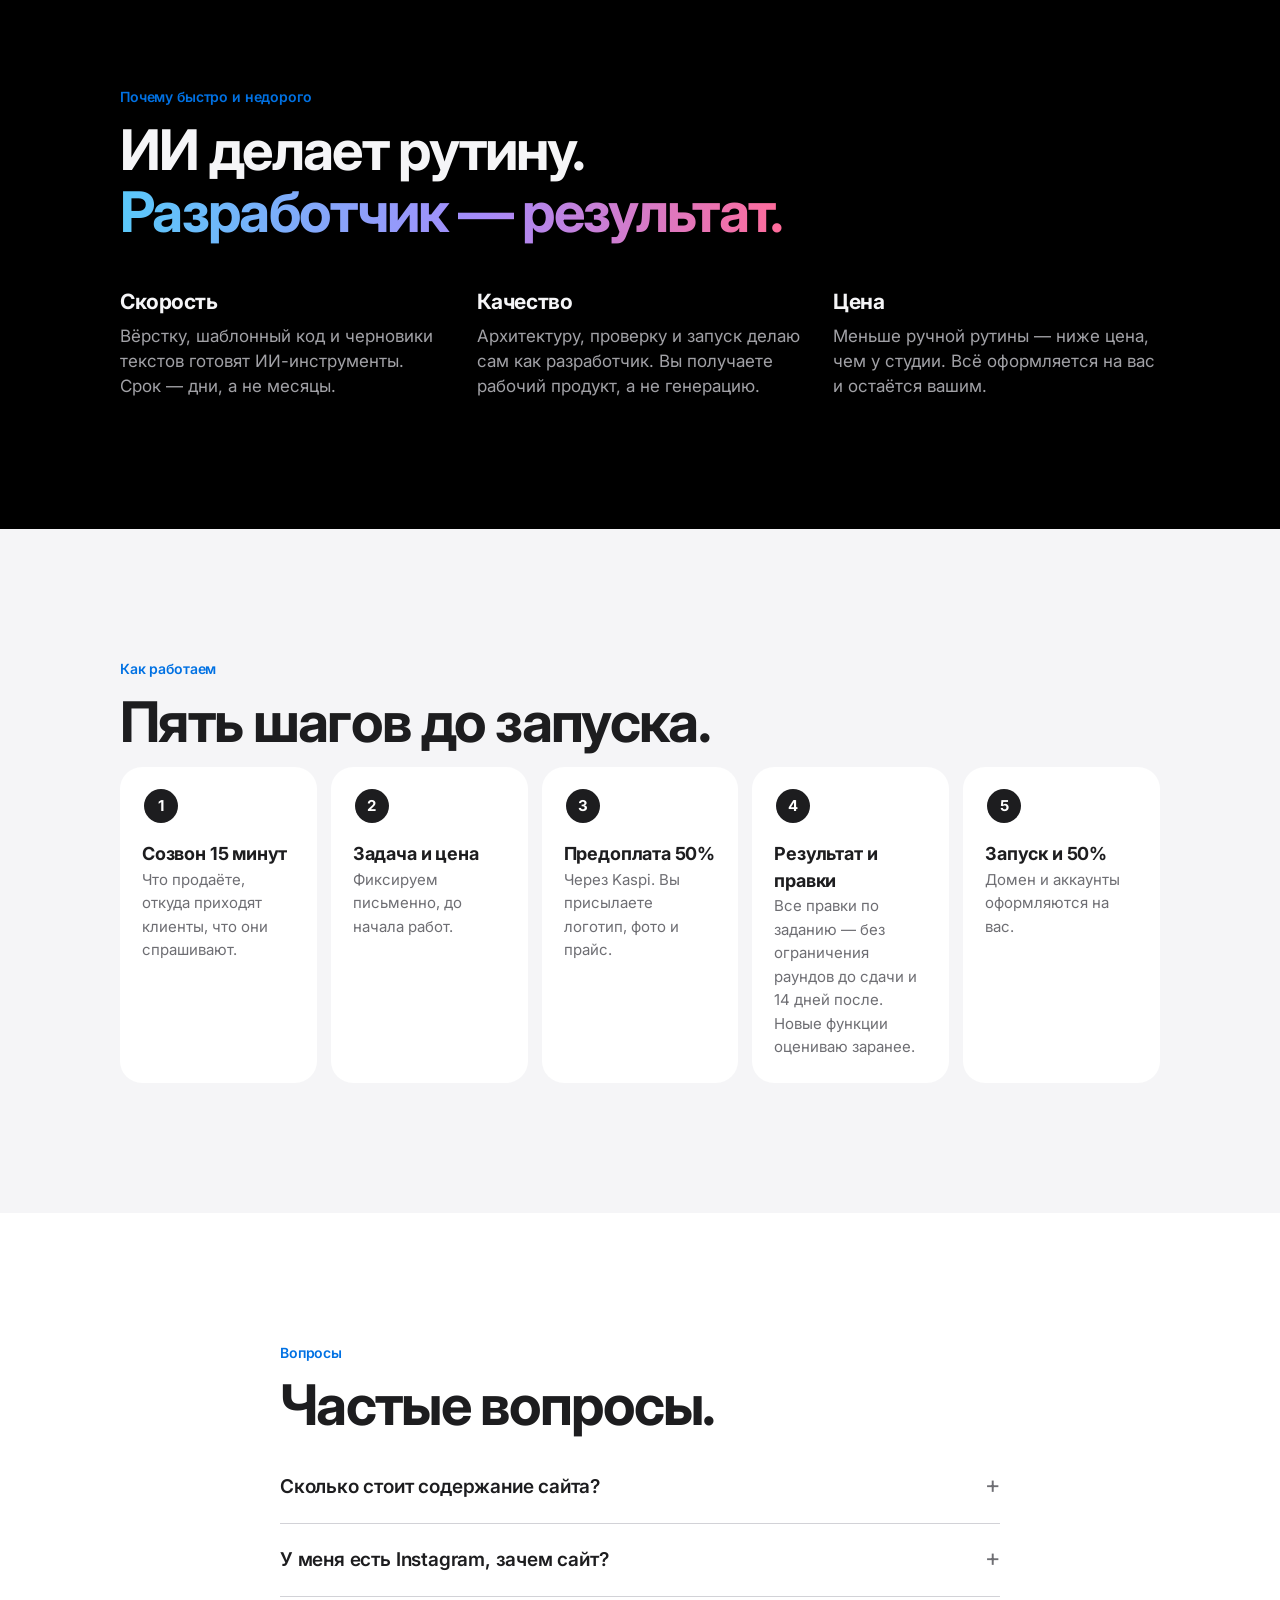
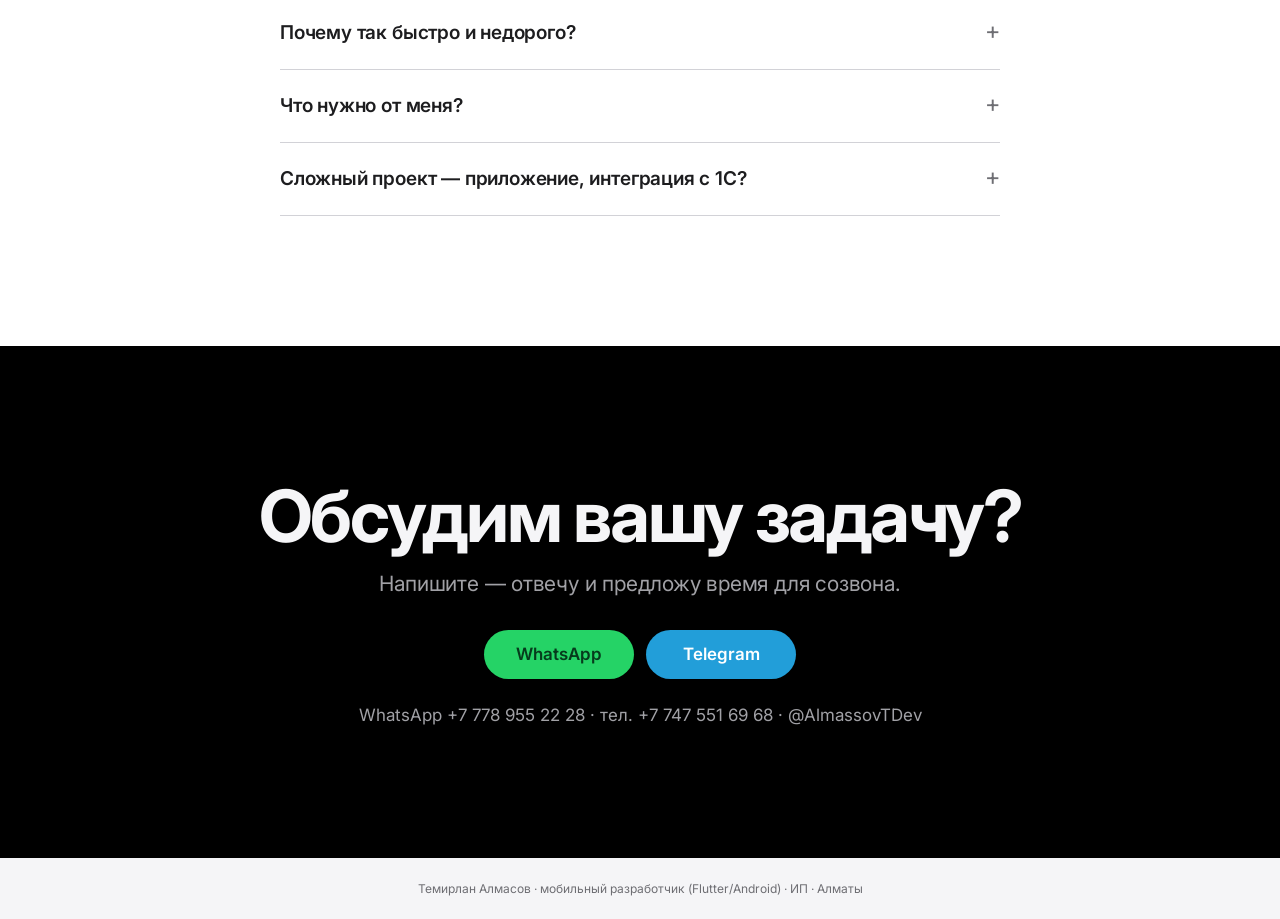
<file: services/index.html>
<!doctype html>
<html lang="ru">
<head>
<meta charset="utf-8">
<meta name="viewport" content="width=device-width, initial-scale=1">
<title>Сайты, боты и приложения для бизнеса — Темирлан Алмасов, Алматы</title>
<meta name="description" content="Сайт-визитка за срок до 2 дней от 19 900 ₸. Telegram-боты, интеграции Kaspi и 1С, Mini Apps, бэкенд и мобильные приложения. Алматы, ИП.">
<meta name="theme-color" content="#ffffff">
<link rel="preconnect" href="https://fonts.googleapis.com">
<link rel="preconnect" href="https://fonts.gstatic.com" crossorigin>
<link href="https://fonts.googleapis.com/css2?family=Inter:wght@400;500;600;700;800&display=swap" rel="stylesheet">
<link rel="stylesheet" href="style.css">
<script>document.documentElement.classList.add('js')</script>
</head>
<body>

<header class="nav">
  <div class="nav-in">
    <a class="logo" href="#top">Темирлан <span>IT</span></a>
    <nav><a href="#services">Услуги</a><a href="#who">Для кого</a><a href="#examples">Примеры</a><a href="#how">Как работаем</a></nav>
    <a class="nav-cta" href="#contacts">Связаться</a>
  </div>
</header>

<main id="top">

<section class="hero">
  <p class="eyebrow r">Сайты · Telegram-боты · Приложения · Алматы</p>
  <h1 class="r">Сайт для бизнеса.<br><span class="grad">За 2 дня.</span></h1>
  <p class="hero-sub r">От 19 900 ₸. ИИ берёт на себя рутину — разработчик отвечает за качество и запуск.</p>
  <div class="hero-cta r">
    <a class="pill" href="https://wa.me/77789552228?text=%D0%97%D0%B4%D1%80%D0%B0%D0%B2%D1%81%D1%82%D0%B2%D1%83%D0%B9%D1%82%D0%B5!%20%D0%A5%D0%BE%D1%87%D1%83%20%D1%83%D0%B7%D0%BD%D0%B0%D1%82%D1%8C%20%D1%86%D0%B5%D0%BD%D1%83%20%D0%BD%D0%B0%20%D1%81%D0%B0%D0%B9%D1%82">Узнать цену</a>
    <a class="link" href="#examples">Смотреть примеры <span aria-hidden="true">›</span></a>
  </div>
  <div class="devices r">
    <a class="phone p1" href="../demo-dental/" aria-label="Открыть демо стоматологии">
      <span class="notch"></span>
      <span class="screen"><iframe src="../demo-dental/" title="Демо: стоматология" loading="lazy" tabindex="-1"></iframe></span>
    </a>
    <a class="phone p2" href="../demo-carwash/" aria-label="Открыть демо автомойки">
      <span class="notch"></span>
      <span class="screen"><iframe src="../demo-carwash/" title="Демо: автомойка" loading="lazy" tabindex="-1"></iframe></span>
    </a>
  </div>
</section>

<section class="stats dark">
  <div class="wrap stats-grid">
    <div class="stat r"><b class="grad-light">2 дня</b><span>максимальный срок<br>сайта-визитки</span></div>
    <div class="stat r"><b class="grad-light">19 900 ₸</b><span>старт —<br>сайт-визитка</span></div>
    <div class="stat r"><b class="grad-light">0 ₸</b><span>в месяц за хостинг<br>сайта-визитки</span></div>
  </div>
</section>

<section class="section gray" id="services">
  <div class="wrap">
    <p class="kicker r">Услуги и цены</p>
    <h2 class="r">Всё, что нужно бизнесу онлайн.</h2>
    <p class="lead r">Цена «от» — точную назову после 15-минутного созвона. Сроки максимальные и считаются с получения материалов. Обычно сдаю раньше.</p>
    <div class="bento">
      <article class="card feature r">
        <span class="chip">Чаще всего берут</span>
        <h3>Сайт-визитка</h3>
        <p>Одна страница под телефон: услуги, цены, фото, карта и кнопка WhatsApp. Хостинг бесплатный.</p>
        <div class="price"><b>от 19 900 ₸</b><span>до 2 дней</span></div>
      </article>
      <article class="card r"><h3>Сайт до 5 страниц</h3><p>Услуги, прайс, галерея, о компании, контакты. Свой домен .kz.</p><div class="price"><b>от 45 000 ₸</b><span>до 4 дней</span></div></article>
      <article class="card r"><h3>Telegram-бот</h3><p>Заявки, запись и ответы на частые вопросы — сразу вам в Telegram.</p><div class="price"><b>от 35 000 ₸</b><span>до 3 дней</span></div></article>
      <article class="card r"><h3>Бот с оплатой или таблицей</h3><p>Приём оплаты, Google-таблица заявок, команды для администратора.</p><div class="price"><b>от 80 000 ₸</b><span>до 7 дней</span></div></article>
      <article class="card r"><h3>Интеграции</h3><p>Заказы Kaspi → Telegram, сайт → CRM или таблица, обмен с 1С.</p><div class="price"><b>от 60 000 ₸</b><span>до 5 дней</span></div></article>
      <article class="card r"><h3>Mini App в Telegram</h3><p>Каталог, запись, личный кабинет прямо внутри Telegram. С админкой.</p><div class="price"><b>от 150 000 ₸</b><span>до 3 недель</span></div></article>
      <article class="card wide r"><h3>Бэкенд, API, админка</h3><p>Сервер, база данных и панель управления для сайта или приложения.</p><div class="price"><b>от 250 000 ₸</b><span>до 3 недель</span></div></article>
      <article class="card wide r"><h3>Мобильное приложение</h3><p>Android и iOS на Flutter — одна кодовая база, публикация в Google Play и App Store.</p><div class="price"><b>от 400 000 ₸</b><span>до 5 недель</span></div></article>
      <article class="card wide r"><h3>Поддержка</h3><p>Правки, обновления, контроль работы. Сайт · бот · Mini App · приложение.</p><div class="price"><b>от 5 000 ₸/мес</b><span>5 / 15 / 25 / 40 тыс ₸</span></div></article>
    </div>
  </div>
</section>

<section class="section" id="examples">
  <div class="wrap">
    <p class="kicker r">Примеры</p>
    <h2 class="r">Так выглядит результат.</h2>
    <p class="lead r">Демо-сайты на вымышленные бизнесы. Откройте с телефона — в кафе можно собрать заказ.</p>
    <div class="ex-grid">
      <a class="ex ex-car r" href="../demo-carwash/">
        <span class="ex-tag">Автомойка</span>
        <span class="ex-title">Тёмный премиальный стиль, цены, запись в WhatsApp.</span>
        <span class="ex-more">Открыть демо ›</span>
      </a>
      <a class="ex ex-cafe r" href="../demo-cafe/">
        <span class="ex-tag">Кафе · онлайн-меню</span>
        <span class="ex-title">Меню с корзиной: заказ сразу в WhatsApp, без комиссии агрегатора.</span>
        <span class="ex-more">Открыть демо ›</span>
      </a>
      <a class="ex ex-dent r" href="../demo-dental/">
        <span class="ex-tag">Стоматология</span>
        <span class="ex-title">Светлый и спокойный, прайс «от», запись на приём.</span>
        <span class="ex-more">Открыть демо ›</span>
      </a>
    </div>
  </div>
</section>

<section class="section gray" id="who">
  <div class="wrap">
    <p class="kicker r">Для кого</p>
    <h2 class="r">Под ваш бизнес.</h2>
    <div class="who">
      <div class="w r"><span>☕</span><h3>Кафе и рестораны</h3><p>Онлайн-меню и QR на столы, заказ с доставкой в WhatsApp или Telegram — без комиссии агрегатора.</p><b>от 19 900 ₸</b></div>
      <div class="w r"><span>💇</span><h3>Салоны и барбершопы</h3><p>Сайт с ценами и бот онлайн-записи — меньше звонков и пропущенных клиентов.</p><b>от 19 900 ₸</b></div>
      <div class="w r"><span>🧘</span><h3>Студии и курсы</h3><p>Расписание, запись на пробное занятие, напоминания в Telegram.</p><b>от 19 900 ₸</b></div>
      <div class="w r"><span>💐</span><h3>Цветы и кондитерские</h3><p>Каталог с заказом в WhatsApp: клиент выбирает, вы получаете готовый заказ.</p><b>от 45 000 ₸</b></div>
      <div class="w r"><span>🦷</span><h3>Клиники и сервисы</h3><p>Услуги, цены «от», врачи или мастера, запись в один клик.</p><b>от 19 900 ₸</b></div>
      <div class="w r"><span>🛠️</span><h3>Детейлинг и СТО</h3><p>Портфолио работ, прайс и запись — для услуг с высоким чеком.</p><b>от 19 900 ₸</b></div>
    </div>
  </div>
</section>

<section class="section dark ai">
  <div class="wrap">
    <p class="kicker r">Почему быстро и недорого</p>
    <h2 class="r">ИИ делает рутину.<br><span class="grad-light">Разработчик — результат.</span></h2>
    <div class="ai-grid">
      <div class="r"><h3>Скорость</h3><p>Вёрстку, шаблонный код и черновики текстов готовят ИИ-инструменты. Срок — дни, а не месяцы.</p></div>
      <div class="r"><h3>Качество</h3><p>Архитектуру, проверку и запуск делаю сам как разработчик. Вы получаете рабочий продукт, а не генерацию.</p></div>
      <div class="r"><h3>Цена</h3><p>Меньше ручной рутины — ниже цена, чем у студии. Всё оформляется на вас и остаётся вашим.</p></div>
    </div>
  </div>
</section>

<section class="section gray" id="how">
  <div class="wrap">
    <p class="kicker r">Как работаем</p>
    <h2 class="r">Пять шагов до запуска.</h2>
    <ol class="steps">
      <li class="r"><b>Созвон 15 минут</b><span>Что продаёте, откуда приходят клиенты, что они спрашивают.</span></li>
      <li class="r"><b>Задача и цена</b><span>Фиксируем письменно, до начала работ.</span></li>
      <li class="r"><b>Предоплата 50%</b><span>Через Kaspi. Вы присылаете логотип, фото и прайс.</span></li>
      <li class="r"><b>Результат и правки</b><span>Все правки по заданию — без ограничения раундов до сдачи и 14 дней после. Новые функции оцениваю заранее.</span></li>
      <li class="r"><b>Запуск и 50%</b><span>Домен и аккаунты оформляются на вас.</span></li>
    </ol>
  </div>
</section>

<section class="section" id="faq">
  <div class="wrap narrow">
    <p class="kicker r">Вопросы</p>
    <h2 class="r">Частые вопросы.</h2>
    <details class="r"><summary>Сколько стоит содержание сайта?</summary><p>Сайт-визитка лежит на бесплатном хостинге — 0 ₸ в месяц. Свой домен .kz — по желанию, около 9 600 ₸ в год у регистратора, оформляется на вас. Хостинг в Казахстане или почта на домене — от ~430 ₸ в месяц при оплате за год.</p></details>
    <details class="r"><summary>У меня есть Instagram, зачем сайт?</summary><p>Instagram оставляем. Сайт ловит тех, кто ищет «услуга + район» в Google и 2GIS, и показывает цены, адрес и запись на одной странице. Ссылку на сайт ставим в шапку профиля.</p></details>
    <details class="r"><summary>Почему так быстро и недорого?</summary><p>ИИ-инструменты берут на себя рутину — вёрстку, шаблонный код, черновики текстов. Я как разработчик отвечаю за архитектуру, проверку качества и запуск.</p></details>
    <details class="r"><summary>Что нужно от меня?</summary><p>15 минут на созвон, логотип, 5–10 фото и прайс. Остальное делаю я.</p></details>
    <details class="r"><summary>Сложный проект — приложение, интеграция с 1С?</summary><p>Да. После созвона составлю задание и смету, оплата поэтапно.</p></details>
  </div>
</section>

<section class="section dark cta" id="contacts">
  <div class="wrap">
    <h2 class="r">Обсудим вашу задачу?</h2>
    <p class="lead r">Напишите — отвечу и предложу время для созвона.</p>
    <div class="cta-row r">
      <a class="pill green" href="https://wa.me/77789552228?text=%D0%97%D0%B4%D1%80%D0%B0%D0%B2%D1%81%D1%82%D0%B2%D1%83%D0%B9%D1%82%D0%B5!%20%D0%A5%D0%BE%D1%87%D1%83%20%D0%BE%D0%B1%D1%81%D1%83%D0%B4%D0%B8%D1%82%D1%8C%20%D0%BF%D1%80%D0%BE%D0%B5%D0%BA%D1%82">WhatsApp</a>
      <a class="pill tg" href="https://t.me/AlmassovTDev">Telegram</a>
    </div>
    <p class="contacts r">WhatsApp <a href="https://wa.me/77789552228">+7 778 955 22 28</a> · тел. <a href="tel:+77475516968">+7 747 551 69 68</a> · <a href="https://t.me/AlmassovTDev">@AlmassovTDev</a></p>
  </div>
</section>

</main>

<footer class="foot">
  <div class="wrap">Темирлан Алмасов · мобильный разработчик (Flutter/Android) · ИП · Алматы</div>
</footer>

<script>
(function(){var els=document.querySelectorAll('.r');if(!('IntersectionObserver' in window)){els.forEach(function(e){e.classList.add('in')});return}
var io=new IntersectionObserver(function(es){es.forEach(function(e){if(e.isIntersecting){e.target.classList.add('in');io.unobserve(e.target)}})},{rootMargin:'0px 0px -8% 0px'});
els.forEach(function(e){io.observe(e)});
var nav=document.querySelector('.nav');addEventListener('scroll',function(){nav.classList.toggle('scrolled',scrollY>10)},{passive:true});})();
</script>
</body>
</html>
</file>
<file: demo-cafe/style.css>
:root{--ink:#2b1a0e;--muted:#7a6656;--cream:#fbf7f2;--card:#fff;--line:#eadfd3;--accent:#c2551f;--accent-d:#a8461a;--green:#25d366}
*{box-sizing:border-box;margin:0;padding:0}
html{scroll-behavior:smooth;scroll-padding-top:110px}
body{font-family:Inter,-apple-system,BlinkMacSystemFont,system-ui,sans-serif;background:var(--cream);color:var(--ink);line-height:1.47;-webkit-font-smoothing:antialiased;overflow-x:hidden}
a{color:inherit;text-decoration:none}
ul{list-style:none}
button{font:inherit;cursor:pointer;border:0;background:none;color:inherit}
.wrap{max-width:1080px;margin:0 auto;padding:0 20px}

.nav{position:fixed;inset:0 0 auto;z-index:50;background:rgba(251,247,242,.75);backdrop-filter:saturate(180%) blur(20px);-webkit-backdrop-filter:saturate(180%) blur(20px);border-bottom:1px solid rgba(43,26,14,.06)}
.nav-in{max-width:1080px;margin:0 auto;height:52px;padding:0 20px;display:flex;align-items:center;gap:24px}
.logo{font-weight:800;font-size:17px;letter-spacing:-.02em;display:flex;gap:8px;align-items:center}
.nav nav{display:none;gap:28px;font-size:13px;color:var(--muted);margin-left:auto}
.nav-cta{margin-left:auto;background:var(--accent);color:#fff;font-size:13px;font-weight:600;padding:7px 14px;border-radius:99px}

h1{font-size:50px;line-height:1.04;letter-spacing:-.035em;font-weight:800}
h2{font-size:34px;line-height:1.1;letter-spacing:-.03em;margin-bottom:12px}
h3{font-size:17px;letter-spacing:-.01em}
.grad{background:linear-gradient(90deg,#c2551f,#e8962e 55%,#b0418a);-webkit-background-clip:text;background-clip:text;color:transparent}
.eyebrow,.kicker{font-size:14px;font-weight:600;color:var(--muted);margin-bottom:12px}
.kicker{color:var(--accent)}
.lead{color:var(--muted);font-size:18px;max-width:560px;margin-bottom:24px}

.pill{display:inline-flex;justify-content:center;background:var(--accent);color:#fff;font-weight:600;font-size:17px;padding:12px 24px;border-radius:99px;transition:transform .2s,background .2s}
.pill:hover{transform:scale(1.03);background:var(--accent-d)}
.link{color:var(--accent);font-size:17px;font-weight:500}

.hero{position:relative;text-align:center;padding:120px 20px 56px;overflow:hidden}
.warm{position:absolute;left:50%;top:40%;width:820px;height:520px;transform:translate(-50%,-35%);background:radial-gradient(closest-side,rgba(232,150,46,.32),rgba(194,85,31,.10) 55%,transparent);pointer-events:none}
.hero>*:not(.warm){position:relative}
.sub{color:var(--muted);font-size:19px;max-width:560px;margin:18px auto 26px}
.cta{display:flex;gap:14px 26px;justify-content:center;align-items:center;flex-wrap:wrap}
.facts{display:flex;flex-wrap:wrap;gap:8px;justify-content:center;margin-top:28px;font-size:13px}
.facts li{background:#fff;border:1px solid var(--line);padding:7px 14px;border-radius:99px}

.menu-sec{padding-bottom:40px}
.tabs-wrap{position:sticky;top:52px;z-index:20;background:rgba(251,247,242,.85);backdrop-filter:blur(16px);-webkit-backdrop-filter:blur(16px);border-bottom:1px solid var(--line)}
.tabs{max-width:1080px;margin:0 auto;padding:10px 20px;display:flex;gap:8px;overflow-x:auto;scrollbar-width:none}
.tabs::-webkit-scrollbar{display:none}
.tabs a{flex:none;font-size:14px;font-weight:600;padding:8px 16px;border-radius:99px;background:#fff;border:1px solid var(--line)}
.tabs a:hover{border-color:var(--accent);color:var(--accent)}
.cat{padding-top:34px}
.items{display:grid;gap:12px}
.item{display:flex;align-items:center;gap:14px;background:var(--card);border-radius:22px;padding:14px;box-shadow:0 6px 24px rgba(43,26,14,.05)}
.em{flex:none;width:64px;height:64px;border-radius:18px;display:grid;place-items:center;font-size:32px;background:linear-gradient(145deg,#fff1e2,#f6dcc0)}
.txt{flex:1;min-width:0}
.txt p{font-size:13px;color:var(--muted)}
.txt b{display:block;margin-top:4px;font-size:16px}
.qty{flex:none;display:flex;align-items:center;gap:6px}
.qty button{width:34px;height:34px;border-radius:50%;font-size:20px;font-weight:600;display:grid;place-items:center;transition:transform .15s}
.qty button:active{transform:scale(.9)}
.plus{background:var(--accent);color:#fff}
.minus{background:#f1e6da}
.qty .q{min-width:16px;text-align:center;font-weight:700}
.qty:not(.on) .minus,.qty:not(.on) .q{display:none}
.note{margin-top:22px;font-size:13px;color:var(--muted)}

.section{padding:90px 0}
.gray{background:#f4ece3}
.qr-grid{display:grid;gap:34px;align-items:center}
.ticks li{position:relative;padding-left:30px;margin-bottom:10px;font-weight:500}
.ticks li::before{content:"✓";position:absolute;left:0;top:0;width:20px;height:20px;border-radius:50%;background:var(--accent);color:#fff;font-size:12px;display:grid;place-items:center}
.qr-card{justify-self:center;background:#fff;border-radius:28px;padding:28px;text-align:center;box-shadow:0 24px 60px rgba(43,26,14,.12);width:240px;transform:rotate(-3deg)}
.qr{width:170px;height:170px;display:block;margin:0 auto 14px}
.qr-card b{display:block;font-size:18px}
.qr-card span{font-size:13px;color:var(--muted)}

.info{display:grid;gap:20px}
dt{font-size:13px;color:var(--muted);margin-top:14px}
dd{font-size:18px}
.map{min-height:240px;border-radius:24px;background:linear-gradient(var(--line) 1px,transparent 1px) 0 0/28px 28px,linear-gradient(90deg,var(--line) 1px,transparent 1px) 0 0/28px 28px,#fff;display:flex;flex-direction:column;align-items:center;justify-content:center;gap:12px;color:var(--muted);font-weight:600}
.pin{width:22px;height:22px;border-radius:50% 50% 50% 0;background:var(--accent);transform:rotate(-45deg);box-shadow:0 0 0 8px rgba(194,85,31,.18)}
.foot{border-top:1px solid var(--line);color:var(--muted);font-size:13px;padding:26px 0 100px;text-align:center}
.foot span{opacity:.75}

.cartbar{position:fixed;left:50%;bottom:calc(16px + env(safe-area-inset-bottom));transform:translateX(-50%);z-index:60;width:calc(100% - 32px);max-width:480px;display:flex;align-items:center;gap:12px;background:var(--ink);color:#fff;padding:14px 18px;border-radius:20px;box-shadow:0 16px 40px rgba(43,26,14,.35);font-weight:600;animation:up .35s cubic-bezier(.2,.8,.2,1)}
.cartbar[hidden]{display:none}
.cartbar b{margin-left:auto}
.cb-count{background:var(--accent);min-width:26px;height:26px;border-radius:99px;display:grid;place-items:center;font-size:13px;padding:0 7px}
@keyframes up{from{transform:translate(-50%,120%)}}

.sheet{position:fixed;inset:0;z-index:70}
.sheet[hidden]{display:none}
.sheet-bg{position:absolute;inset:0;background:rgba(20,10,4,.4);opacity:0;transition:opacity .25s}
.sheet-panel{position:absolute;left:0;right:0;bottom:0;margin:0 auto;max-width:520px;background:#fff;border-radius:28px 28px 0 0;padding:22px 20px calc(22px + env(safe-area-inset-bottom));transform:translateY(100%);transition:transform .3s cubic-bezier(.2,.8,.2,1);max-height:88vh;overflow:auto}
.sheet.open .sheet-bg{opacity:1}
.sheet.open .sheet-panel{transform:none}
.sheet-head{display:flex;justify-content:space-between;align-items:center;margin-bottom:10px}
.sheet-head h3{font-size:22px}
.x{font-size:28px;line-height:1;color:var(--muted);width:36px;height:36px}
.lines li{display:flex;justify-content:space-between;gap:12px;padding:10px 0;border-bottom:1px solid var(--line);font-size:15px}
.lines .empty{color:var(--muted)}
.seg{display:grid;grid-template-columns:1fr 1fr;background:#f4ece3;border-radius:14px;padding:4px;margin:16px 0 10px}
.seg input{position:absolute;opacity:0}
.seg span{display:block;text-align:center;padding:9px;border-radius:10px;font-weight:600;font-size:14px;cursor:pointer}
.seg input:checked+span{background:#fff;box-shadow:0 2px 8px rgba(43,26,14,.1)}
.field{width:100%;border:1px solid var(--line);border-radius:14px;padding:12px 14px;font:inherit;font-size:16px;margin-bottom:10px;background:#fff;color:var(--ink)}
.field[hidden]{display:none}
.total{display:flex;justify-content:space-between;font-size:18px;margin:8px 0 16px}
.wa{width:100%;background:var(--green);color:#063b1c}
.wa:hover{background:#20bd5a}
.hint{font-size:12px;color:var(--muted);text-align:center;margin-top:10px}

.js .r{opacity:0;transform:translateY(28px);transition:opacity .9s cubic-bezier(.2,.8,.2,1),transform .9s cubic-bezier(.2,.8,.2,1)}
.js .r.in{opacity:1;transform:none}
@media (prefers-reduced-motion:reduce){.js .r{opacity:1;transform:none;transition:none}}
.framed .cartbar{display:none}

@media(min-width:760px){
  .nav nav{display:flex}.nav-cta{margin-left:8px}
  h1{font-size:84px}h2{font-size:48px}
  .hero{padding-top:150px}
  .sub{font-size:22px;max-width:620px}
  .items{grid-template-columns:1fr 1fr}
  .section{padding:120px 0}
  .qr-grid{grid-template-columns:1.2fr 1fr}
  .info{grid-template-columns:1fr 1fr;align-items:center}
}
</file>
<file: demo-carwash/style.css>
:root{--bg:#05060a;--card:#0f1118;--line:rgba(255,255,255,.08);--txt:#f5f5f7;--muted:#9ca3af;--blue:#2f7bff;--cyan:#5ac8fa;--green:#25d366}
*{box-sizing:border-box;margin:0;padding:0}
html{scroll-behavior:smooth}
body{font-family:Inter,-apple-system,BlinkMacSystemFont,system-ui,sans-serif;background:var(--bg);color:var(--txt);line-height:1.47;-webkit-font-smoothing:antialiased;overflow-x:hidden}
a{color:inherit;text-decoration:none}
ul{list-style:none}
.wrap{max-width:1080px;margin:0 auto;padding:0 20px}

.nav{position:fixed;inset:0 0 auto;z-index:50;background:rgba(5,6,10,.7);backdrop-filter:saturate(180%) blur(20px);-webkit-backdrop-filter:saturate(180%) blur(20px);border-bottom:1px solid var(--line)}
.nav-in{max-width:1080px;margin:0 auto;height:52px;padding:0 20px;display:flex;align-items:center;gap:24px}
.logo{font-weight:800;font-size:18px;letter-spacing:-.02em}
.logo span{color:var(--cyan)}
.nav nav{display:none;gap:28px;font-size:13px;color:#c7c7cc;margin-left:auto}
.nav-cta{margin-left:auto;background:var(--blue);font-size:13px;font-weight:600;padding:7px 14px;border-radius:99px}

h1{font-size:48px;line-height:1.05;letter-spacing:-.035em;font-weight:800}
h2{font-size:36px;line-height:1.1;letter-spacing:-.03em;margin-bottom:12px}
h3{font-size:19px;letter-spacing:-.01em;margin:14px 0 4px}
.grad{background:linear-gradient(90deg,#5ac8fa,#2f7bff 50%,#a78bfa);-webkit-background-clip:text;background-clip:text;color:transparent}
.eyebrow,.kicker{font-size:14px;font-weight:600;color:var(--muted);margin-bottom:12px}
.kicker{color:var(--cyan)}
.lead{color:var(--muted);font-size:18px;max-width:620px;margin-bottom:40px}

.pill{display:inline-flex;background:var(--blue);color:#fff;font-weight:600;font-size:17px;padding:12px 24px;border-radius:99px;transition:transform .2s,background .2s}
.pill:hover{transform:scale(1.03);background:#448aff}
.link{color:var(--cyan);font-size:17px;font-weight:500}

.hero{position:relative;text-align:center;padding:120px 20px 70px;overflow:hidden}
.glow{position:absolute;left:50%;top:38%;width:900px;height:520px;transform:translate(-50%,-30%);background:radial-gradient(closest-side,rgba(47,123,255,.45),rgba(90,200,250,.12) 55%,transparent);filter:blur(10px);pointer-events:none}
.hero>*:not(.glow){position:relative}
.sub{color:var(--muted);font-size:19px;max-width:560px;margin:18px auto 26px}
.cta{display:flex;gap:14px 26px;justify-content:center;align-items:center;flex-wrap:wrap}
.car{display:block;width:100%;max-width:640px;margin:40px auto 10px;filter:drop-shadow(0 30px 60px rgba(47,123,255,.35))}
.facts{display:flex;flex-wrap:wrap;gap:8px;justify-content:center;font-size:13px;color:#d1d5db}
.facts li{border:1px solid var(--line);background:rgba(255,255,255,.04);padding:7px 14px;border-radius:99px}

.section{padding:90px 0}
.grid{display:grid;gap:14px}
.card{position:relative;background:linear-gradient(180deg,#121522,#0b0d14);border:1px solid var(--line);border-radius:24px;padding:26px;transition:transform .35s cubic-bezier(.2,.8,.2,1),border-color .35s}
.card:hover{transform:translateY(-4px);border-color:rgba(90,200,250,.35)}
.card p{color:var(--muted);font-size:15px}
.card b{display:block;margin-top:16px;font-size:24px;letter-spacing:-.02em}
.ico{font-size:28px}
.hot{border-color:rgba(47,123,255,.6);box-shadow:0 0 0 1px rgba(47,123,255,.3),0 20px 60px rgba(47,123,255,.18)}
.badge{position:absolute;top:22px;right:22px;font-size:12px;font-weight:600;background:var(--blue);padding:4px 10px;border-radius:99px}

.works{background:#0a0b11}
.gallery{display:grid;grid-template-columns:1fr 1fr;gap:12px}
.tile{aspect-ratio:4/3;border-radius:20px;position:relative;overflow:hidden;display:flex;align-items:flex-end}
.tile figcaption{position:relative;margin:12px;font-size:13px;font-weight:600;background:rgba(0,0,0,.45);backdrop-filter:blur(8px);padding:5px 11px;border-radius:99px}
.t1{background:radial-gradient(circle at 30% 30%,#6b5a44,#2b241c 70%)}
.t2{background:radial-gradient(circle at 30% 30%,#3b82ff,#0b1d4f 70%)}
.t3{background:radial-gradient(circle at 70% 30%,#c8b79a,#3d3428 75%)}
.t4{background:conic-gradient(from 200deg at 60% 40%,#0b1d4f,#5ac8fa,#0b1d4f,#2f7bff,#0b1d4f)}
.t2::after,.t4::after{content:"";position:absolute;inset:0;background:linear-gradient(115deg,transparent 35%,rgba(255,255,255,.35) 50%,transparent 65%)}

.info{display:grid;gap:20px}
dl{margin-bottom:24px}
dt{font-size:13px;color:var(--muted);margin-top:14px}
dd{font-size:18px}
.map{min-height:260px;border-radius:24px;border:1px solid var(--line);background:linear-gradient(rgba(255,255,255,.03) 1px,transparent 1px) 0 0/28px 28px,linear-gradient(90deg,rgba(255,255,255,.03) 1px,transparent 1px) 0 0/28px 28px,#0d0f17;display:flex;flex-direction:column;align-items:center;justify-content:center;gap:12px;color:var(--muted);font-weight:600}
.pin{width:22px;height:22px;border-radius:50% 50% 50% 0;background:var(--blue);transform:rotate(-45deg);box-shadow:0 0 0 8px rgba(47,123,255,.2)}

.fab{position:fixed;right:18px;bottom:18px;z-index:60;width:58px;height:58px;border-radius:50%;background:var(--green);color:#063b1c;display:grid;place-items:center;box-shadow:0 10px 30px rgba(37,211,102,.4)}
.foot{border-top:1px solid var(--line);color:var(--muted);font-size:13px;padding:26px 0 90px;text-align:center}
.foot span{opacity:.7}

.js .r{opacity:0;transform:translateY(28px);transition:opacity .9s cubic-bezier(.2,.8,.2,1),transform .9s cubic-bezier(.2,.8,.2,1)}
.js .r.in{opacity:1;transform:none}
.js .car.r{transform:translateX(-60px)}
.js .car.r.in{transform:none}
@media (prefers-reduced-motion:reduce){.js .r{opacity:1;transform:none;transition:none}}

@media(min-width:760px){
  .nav nav{display:flex}.nav-cta{margin-left:8px}
  h1{font-size:88px}h2{font-size:56px}
  .hero{padding-top:150px}
  .sub{font-size:23px;max-width:640px}
  .section{padding:130px 0}
  .grid{grid-template-columns:repeat(3,1fr)}
  .gallery{grid-template-columns:repeat(4,1fr)}
  .info{grid-template-columns:1fr 1fr;align-items:center}
  .foot{padding-bottom:26px}
}
.framed .fab{display:none}
</file>
<file: demo-dental/style.css>
:root{--ink:#10302d;--muted:#5f7471;--teal:#13a594;--teal-d:#0e8a7c;--mint:#e9f8f4;--gray:#f6f8f7;--line:#dfe8e6;--green:#25d366}
*{box-sizing:border-box;margin:0;padding:0}
html{scroll-behavior:smooth}
body{font-family:Inter,-apple-system,BlinkMacSystemFont,system-ui,sans-serif;background:#fff;color:var(--ink);line-height:1.47;-webkit-font-smoothing:antialiased;overflow-x:hidden}
a{color:inherit;text-decoration:none}
ul{list-style:none}
.wrap{max-width:1080px;margin:0 auto;padding:0 20px}
.narrow{max-width:760px}

.nav{position:fixed;inset:0 0 auto;z-index:50;background:rgba(255,255,255,.75);backdrop-filter:saturate(180%) blur(20px);-webkit-backdrop-filter:saturate(180%) blur(20px);border-bottom:1px solid rgba(0,0,0,.06)}
.nav-in{max-width:1080px;margin:0 auto;height:52px;padding:0 20px;display:flex;align-items:center;gap:24px}
.logo{font-weight:700;font-size:17px;letter-spacing:-.02em;display:flex;align-items:center;gap:8px}
.dot{width:12px;height:12px;border-radius:50%;background:linear-gradient(135deg,#5eead4,var(--teal))}
.nav nav{display:none;gap:28px;font-size:13px;color:var(--muted);margin-left:auto}
.nav-cta{margin-left:auto;background:var(--teal);color:#fff;font-size:13px;font-weight:600;padding:7px 14px;border-radius:99px}

h1{font-size:50px;line-height:1.04;letter-spacing:-.035em;font-weight:800}
h2{font-size:36px;line-height:1.1;letter-spacing:-.03em;margin-bottom:12px}
h3{font-size:20px;letter-spacing:-.01em;margin-bottom:6px}
.grad{background:linear-gradient(90deg,#13a594,#22c1dc 60%,#6d8bff);-webkit-background-clip:text;background-clip:text;color:transparent}
.eyebrow,.kicker{font-size:14px;font-weight:600;color:var(--muted);margin-bottom:12px}
.kicker{color:var(--teal)}
.lead{color:var(--muted);font-size:18px;max-width:620px;margin-bottom:36px}

.pill{display:inline-flex;background:var(--teal);color:#fff;font-weight:600;font-size:17px;padding:12px 24px;border-radius:99px;transition:transform .2s,background .2s}
.pill:hover{transform:scale(1.03);background:var(--teal-d)}
.link{color:var(--teal);font-size:17px;font-weight:500}

.hero{position:relative;text-align:center;padding:120px 20px 40px;overflow:hidden}
.blob{position:absolute;left:50%;top:55%;width:760px;height:560px;transform:translate(-50%,-30%);background:radial-gradient(closest-side,#c9f3ea,rgba(201,243,234,.4) 60%,transparent);pointer-events:none}
.hero>*:not(.blob){position:relative}
.sub{color:var(--muted);font-size:19px;max-width:560px;margin:18px auto 26px}
.cta{display:flex;gap:14px 26px;justify-content:center;align-items:center;flex-wrap:wrap}
.tooth-wrap{position:relative;height:300px;max-width:520px;margin:40px auto 0}
.tooth{position:absolute;left:50%;top:0;width:200px;transform:translateX(-50%);filter:drop-shadow(0 30px 40px rgba(19,165,148,.25));animation:bob 6s ease-in-out infinite}
@keyframes bob{50%{transform:translateX(-50%) translateY(-10px)}}
.float{position:absolute;font-size:13px;font-weight:600;background:rgba(255,255,255,.85);backdrop-filter:blur(10px);border:1px solid var(--line);padding:8px 14px;border-radius:99px;box-shadow:0 10px 30px rgba(16,48,45,.08);white-space:nowrap}
.f1{left:0;top:40px}.f2{right:0;top:120px}.f3{left:6%;top:220px}

.trust{border-top:1px solid var(--line);border-bottom:1px solid var(--line)}
.trust-grid{display:grid;grid-template-columns:repeat(3,1fr);text-align:center;padding:30px 20px}
.trust b{display:block;font-size:22px;letter-spacing:-.02em}
.trust span{font-size:13px;color:var(--muted)}

.section{padding:90px 0}
.gray{background:var(--gray)}
.prices{background:#fff;border-radius:24px;padding:6px 24px;box-shadow:0 10px 40px rgba(16,48,45,.05)}
.prices li{display:flex;justify-content:space-between;align-items:center;gap:16px;padding:18px 0;border-bottom:1px solid var(--line);font-size:17px}
.prices li:last-child{border:0}
.prices small{display:block;font-size:13px;color:var(--muted)}
.prices b{white-space:nowrap;color:var(--teal-d)}

.steps{display:grid;gap:14px}
.step{background:var(--mint);border-radius:24px;padding:28px}
.step p{color:var(--muted)}
.n{display:grid;place-items:center;width:36px;height:36px;border-radius:50%;background:#fff;color:var(--teal);font-weight:800;margin-bottom:16px}

.gallery{display:grid;gap:12px}
.tile{aspect-ratio:16/10;border-radius:24px;display:flex;align-items:flex-end;overflow:hidden}
.tile figcaption{margin:14px;font-size:13px;font-weight:600;background:rgba(255,255,255,.8);backdrop-filter:blur(8px);padding:6px 12px;border-radius:99px}
.c1{background:radial-gradient(circle at 30% 30%,#ffffff,#bfe9e1 60%,#7fd1c4)}
.c2{background:radial-gradient(circle at 70% 30%,#fff7ec,#f0dcc0 60%,#d8b88f)}
.c3{background:radial-gradient(circle at 50% 30%,#eef6ff,#c7dcf5 60%,#9cbbe0)}

.info{display:grid;gap:20px}
dl{margin-bottom:24px}
dt{font-size:13px;color:var(--muted);margin-top:14px}
dd{font-size:18px}
.map{min-height:260px;border-radius:24px;background:linear-gradient(var(--line) 1px,transparent 1px) 0 0/28px 28px,linear-gradient(90deg,var(--line) 1px,transparent 1px) 0 0/28px 28px,var(--gray);display:flex;flex-direction:column;align-items:center;justify-content:center;gap:12px;color:var(--muted);font-weight:600}
.pin{width:22px;height:22px;border-radius:50% 50% 50% 0;background:var(--teal);transform:rotate(-45deg);box-shadow:0 0 0 8px rgba(19,165,148,.18)}

.fab{position:fixed;right:18px;bottom:18px;z-index:60;width:58px;height:58px;border-radius:50%;background:var(--green);color:#063b1c;display:grid;place-items:center;box-shadow:0 10px 30px rgba(37,211,102,.4)}
.foot{border-top:1px solid var(--line);color:var(--muted);font-size:13px;padding:26px 0 90px;text-align:center}
.foot span{opacity:.75}

.js .r{opacity:0;transform:translateY(28px);transition:opacity .9s cubic-bezier(.2,.8,.2,1),transform .9s cubic-bezier(.2,.8,.2,1)}
.js .r.in{opacity:1;transform:none}
@media (prefers-reduced-motion:reduce){.js .r{opacity:1;transform:none;transition:none}.tooth{animation:none}}

@media(min-width:760px){
  .nav nav{display:flex}.nav-cta{margin-left:8px}
  h1{font-size:88px}h2{font-size:56px}
  .hero{padding-top:150px}
  .sub{font-size:23px;max-width:640px}
  .tooth-wrap{height:340px}.tooth{width:240px}
  .section{padding:130px 0}
  .steps{grid-template-columns:repeat(3,1fr)}
  .gallery{grid-template-columns:repeat(3,1fr)}
  .info{grid-template-columns:1fr 1fr;align-items:center}
  .foot{padding-bottom:26px}
}
.framed .fab{display:none}
</file>
<file: services/style.css>
:root{--ink:#1d1d1f;--muted:#6e6e73;--gray:#f5f5f7;--line:#d2d2d7;--blue:#0071e3;--blue-h:#0077ed;--green:#25d366;--tg:#229ed9}
*{box-sizing:border-box;margin:0;padding:0}
html{scroll-behavior:smooth;-webkit-text-size-adjust:100%}
body{font-family:Inter,-apple-system,BlinkMacSystemFont,"SF Pro Display",system-ui,sans-serif;color:var(--ink);background:#fff;line-height:1.47;-webkit-font-smoothing:antialiased;overflow-x:hidden}
a{color:inherit;text-decoration:none}
ol,ul{list-style:none}
.wrap{max-width:1080px;margin:0 auto;padding:0 20px}
.narrow{max-width:760px}

/* nav */
.nav{position:fixed;inset:0 0 auto;z-index:50;background:rgba(255,255,255,.72);backdrop-filter:saturate(180%) blur(20px);-webkit-backdrop-filter:saturate(180%) blur(20px);border-bottom:1px solid transparent;transition:border-color .3s}
.nav.scrolled{border-color:rgba(0,0,0,.08)}
.nav-in{max-width:1080px;margin:0 auto;height:52px;padding:0 20px;display:flex;align-items:center;gap:24px}
.logo{font-weight:700;font-size:17px;letter-spacing:-.02em}
.logo span{color:var(--muted);font-weight:500}
.nav nav{display:none;gap:28px;font-size:13px;color:#424245;margin-left:auto}
.nav nav a:hover{color:var(--ink)}
.nav-cta{margin-left:auto;font-size:13px;font-weight:600;background:var(--blue);color:#fff;padding:7px 14px;border-radius:99px}

/* type */
h1{font-size:48px;line-height:1.05;letter-spacing:-.035em;font-weight:800}
h2{font-size:36px;line-height:1.1;letter-spacing:-.03em;font-weight:700;margin-bottom:14px}
h3{font-size:21px;letter-spacing:-.02em;font-weight:700;margin-bottom:6px}
.grad{background:linear-gradient(90deg,#0071e3 0%,#7b4dff 50%,#ff3d77 100%);-webkit-background-clip:text;background-clip:text;color:transparent}
.grad-light{background:linear-gradient(90deg,#5ac8fa,#a78bfa 55%,#ff6b9a);-webkit-background-clip:text;background-clip:text;color:transparent}
.eyebrow,.kicker{font-size:14px;font-weight:600;color:var(--muted);margin-bottom:12px;letter-spacing:-.01em}
.kicker{color:var(--blue)}
.lead{font-size:19px;color:var(--muted);max-width:640px;letter-spacing:-.01em}

/* buttons */
.pill{display:inline-flex;align-items:center;justify-content:center;background:var(--blue);color:#fff;font-weight:600;font-size:17px;padding:12px 24px;border-radius:99px;transition:background .2s,transform .2s}
.pill:hover{background:var(--blue-h);transform:scale(1.02)}
.pill.green{background:var(--green);color:#063b1c}
.pill.tg{background:var(--tg)}
.link{color:var(--blue);font-size:17px;font-weight:500}
.link:hover{text-decoration:underline}

/* hero */
.hero{padding:112px 20px 0;text-align:center;overflow:hidden}
.hero-sub{font-size:19px;color:var(--muted);max-width:560px;margin:18px auto 26px}
.hero-cta{display:flex;flex-wrap:wrap;gap:14px 26px;justify-content:center;align-items:center}
.devices{position:relative;height:440px;max-width:620px;margin:56px auto 0}
.phone{position:absolute;bottom:-90px;width:230px;height:470px;border-radius:44px;background:#1d1d1f;padding:10px;box-shadow:0 30px 80px rgba(0,0,0,.25),inset 0 0 0 2px #3a3a3c;display:block;transition:transform .6s cubic-bezier(.2,.8,.2,1)}
.p1{left:50%;transform:translateX(-92%) rotate(-6deg)}
.p2{left:50%;transform:translateX(-8%) rotate(5deg);z-index:2}
.phone:hover{transform:translateX(-50%) translateY(-10px) rotate(0);z-index:3}
.notch{position:absolute;top:18px;left:50%;transform:translateX(-50%);width:74px;height:20px;background:#1d1d1f;border-radius:99px;z-index:2}
.screen{display:block;width:100%;height:100%;border-radius:34px;overflow:hidden;background:#fff;position:relative}
.screen iframe{border:0;width:390px;height:800px;transform:scale(.538);transform-origin:0 0;pointer-events:none}

/* stats */
.dark{background:#000;color:#f5f5f7}
.stats{padding:90px 0 70px;position:relative;z-index:1}
.stats-grid{display:grid;gap:34px;text-align:center}
.stat b{display:block;font-size:56px;font-weight:800;letter-spacing:-.04em;line-height:1}
.stat span{display:block;margin-top:10px;color:#a1a1a6;font-size:15px}

/* sections */
.section{padding:90px 0}
.gray{background:var(--gray)}
.section .lead{margin-bottom:40px}

/* bento */
.bento{display:grid;gap:16px}
.card{background:#fff;border-radius:28px;padding:30px 28px;display:flex;flex-direction:column;min-height:220px;transition:transform .35s cubic-bezier(.2,.8,.2,1),box-shadow .35s}
.card:hover{transform:translateY(-4px);box-shadow:0 18px 50px rgba(0,0,0,.08)}
.card p{color:var(--muted);font-size:15px}
.price{margin-top:auto;padding-top:22px;display:flex;justify-content:space-between;align-items:baseline;gap:10px;flex-wrap:wrap}
.price b{font-size:22px;letter-spacing:-.02em}
.price span{font-size:13px;color:var(--muted)}
.feature{background:linear-gradient(145deg,#0b0b12 0%,#1b1440 55%,#3a1d63 100%);color:#fff;min-height:300px}
.feature p{color:#c7c7d1;font-size:17px}
.feature h3{font-size:32px}
.feature .price b{font-size:32px}
.feature .price span{color:#c7c7d1}
.chip{align-self:flex-start;font-size:12px;font-weight:600;background:rgba(255,255,255,.14);padding:5px 12px;border-radius:99px;margin-bottom:18px}

/* examples */
.ex-grid{display:grid;gap:16px}
.ex{border-radius:28px;min-height:300px;padding:32px;display:flex;flex-direction:column;justify-content:flex-end;color:#fff;position:relative;overflow:hidden;transition:transform .35s cubic-bezier(.2,.8,.2,1)}
.ex:hover{transform:scale(1.015)}
.ex-car{background:radial-gradient(120% 90% at 80% 0%,#1e6bff 0%,#0a1a3f 45%,#05060a 100%)}
.ex-dent{background:radial-gradient(120% 90% at 80% 0%,#7ee8d3 0%,#2bb3a3 45%,#0f5e63 100%)}
.ex::before{content:"";position:absolute;right:-60px;top:-60px;width:240px;height:240px;border-radius:50%;background:rgba(255,255,255,.12);filter:blur(2px)}
.ex-tag{font-size:14px;font-weight:600;opacity:.8}
.ex-title{font-size:26px;font-weight:700;letter-spacing:-.02em;line-height:1.2;margin:8px 0 16px;max-width:420px}
.ex-more{font-weight:600}

/* ai */
.ai h2{margin-bottom:44px}
.ai-grid{display:grid;gap:30px}
.ai-grid p{color:#a1a1a6;font-size:17px}

/* steps */
.steps{display:grid;gap:14px;counter-reset:s}
.steps li{counter-increment:s;background:#fff;border-radius:22px;padding:24px 24px 24px 76px;position:relative}
.steps li::before{content:counter(s);position:absolute;left:24px;top:22px;width:34px;height:34px;border-radius:50%;background:var(--ink);color:#fff;font-weight:700;display:grid;place-items:center;font-size:15px}
.steps b{display:block;font-size:18px;letter-spacing:-.01em}
.steps span{color:var(--muted);font-size:15px}

/* faq */
details{border-bottom:1px solid var(--line);padding:22px 0}
summary{font-size:19px;font-weight:600;letter-spacing:-.01em;cursor:pointer;list-style:none;display:flex;justify-content:space-between;gap:16px}
summary::-webkit-details-marker{display:none}
summary::after{content:"+";font-weight:400;color:var(--muted);font-size:24px;line-height:1;transition:transform .3s}
details[open] summary::after{transform:rotate(45deg)}
details p{color:var(--muted);margin-top:12px;font-size:16px}

/* cta */
.cta{text-align:center}
.cta h2{font-size:44px}
.cta .lead{margin:0 auto 30px;color:#a1a1a6}
.cta-row{display:flex;gap:12px;justify-content:center;flex-wrap:wrap}
.cta-row .pill{min-width:150px}
.contacts{margin-top:24px;color:#a1a1a6;font-size:17px}
.contacts a:hover{color:#fff}
.foot{background:var(--gray);color:var(--muted);font-size:12px;padding:22px 0;text-align:center}

/* reveal */
.js .r{opacity:0;transform:translateY(28px);transition:opacity .9s cubic-bezier(.2,.8,.2,1),transform .9s cubic-bezier(.2,.8,.2,1)}
.js .r.in{opacity:1;transform:none}
.js .devices.r{transform:translateY(60px) scale(.96)}
.js .devices.r.in{transform:none}
@media (prefers-reduced-motion:reduce){.js .r{opacity:1;transform:none;transition:none}html{scroll-behavior:auto}}

@media(min-width:760px){
  .nav nav{display:flex}
  .nav-cta{margin-left:8px}
  h1{font-size:88px}
  h2{font-size:56px}
  .hero{padding-top:150px}
  .hero-sub{font-size:24px;max-width:680px}
  .devices{height:520px}
  .phone{width:270px;height:550px}
  .screen iframe{transform:scale(.641)}
  .stats-grid{grid-template-columns:repeat(3,1fr)}
  .stat b{font-size:72px}
  .section{padding:130px 0}
  .lead{font-size:21px}
  .bento{grid-template-columns:repeat(3,1fr)}
  .feature{grid-column:span 2;grid-row:span 2}
  .wide{grid-column:span 3}
  .card.wide{flex-direction:row;align-items:center;gap:30px;min-height:0}
  .card.wide p{flex:1}
  .card.wide .price{margin:0;padding:0;flex-direction:column;align-items:flex-end}
  .ex-grid{grid-template-columns:1fr 1fr}
  .ex{min-height:420px}
  .ai-grid{grid-template-columns:repeat(3,1fr)}
  .steps{grid-template-columns:repeat(5,1fr)}
  .steps li{padding:74px 22px 24px}
  .cta h2{font-size:72px}
}

.ex-cafe{background:radial-gradient(120% 90% at 80% 0%,#ffb870 0%,#c2551f 45%,#3b1a0a 100%)}
.who{display:grid;gap:14px}
.w{background:#fff;border-radius:24px;padding:24px}
.w span{font-size:30px}
.w h3{margin-top:10px}
.w p{color:var(--muted);font-size:15px}
.w b{display:block;margin-top:12px}
@media(min-width:760px){.ex-grid{grid-template-columns:repeat(3,1fr)}.who{grid-template-columns:repeat(3,1fr)}}
</file>
